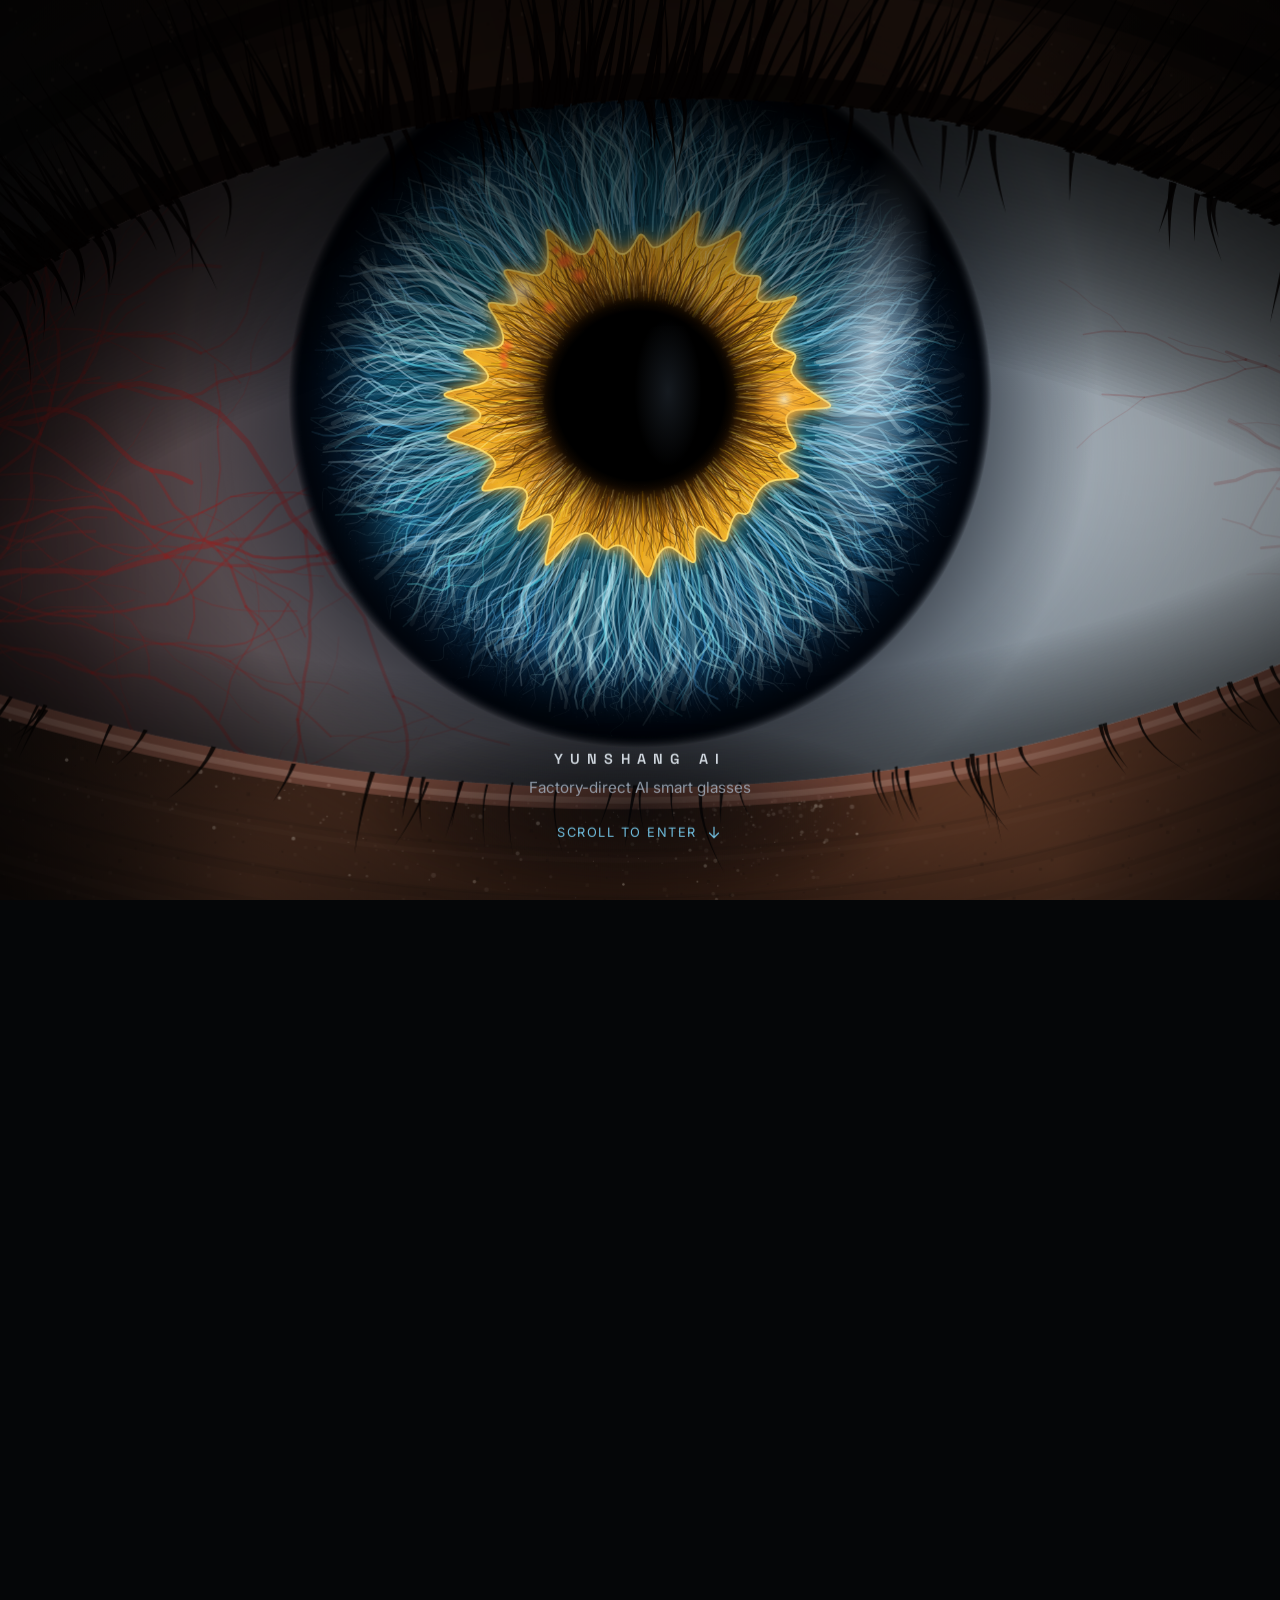
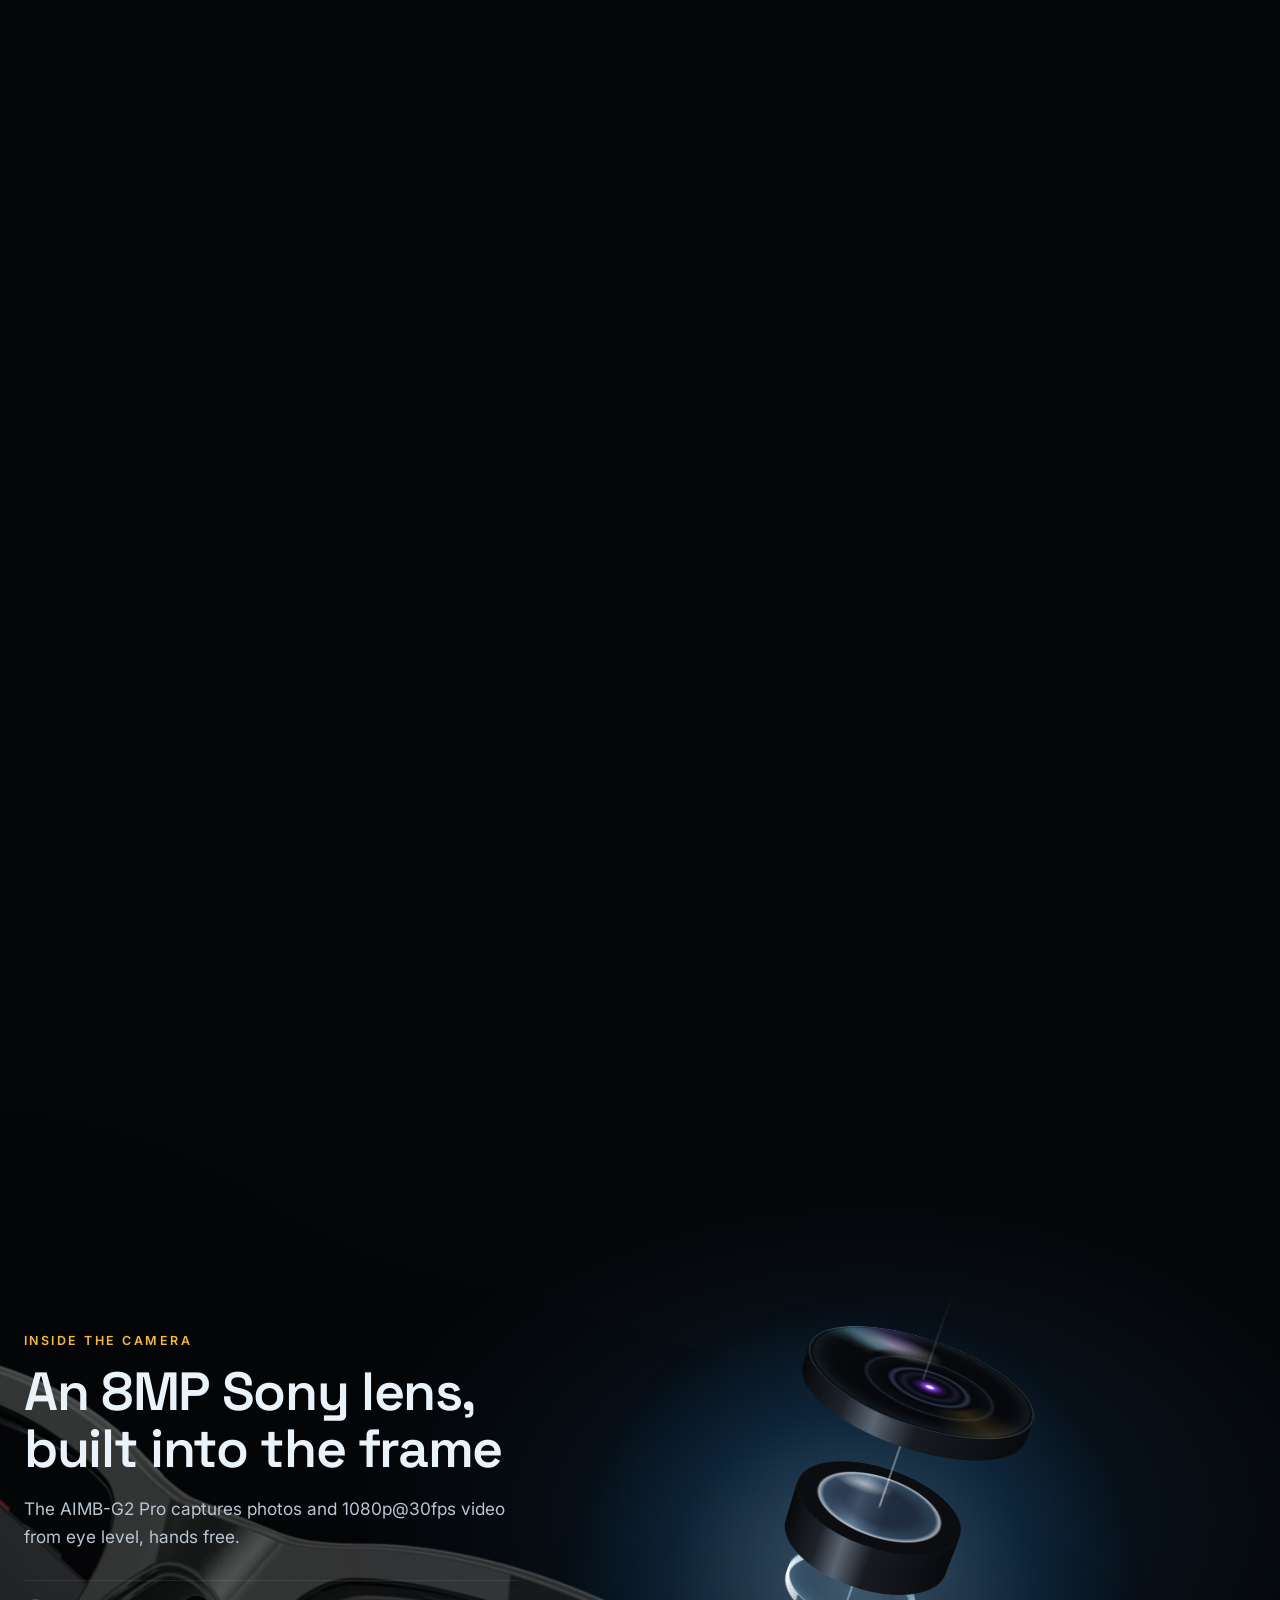
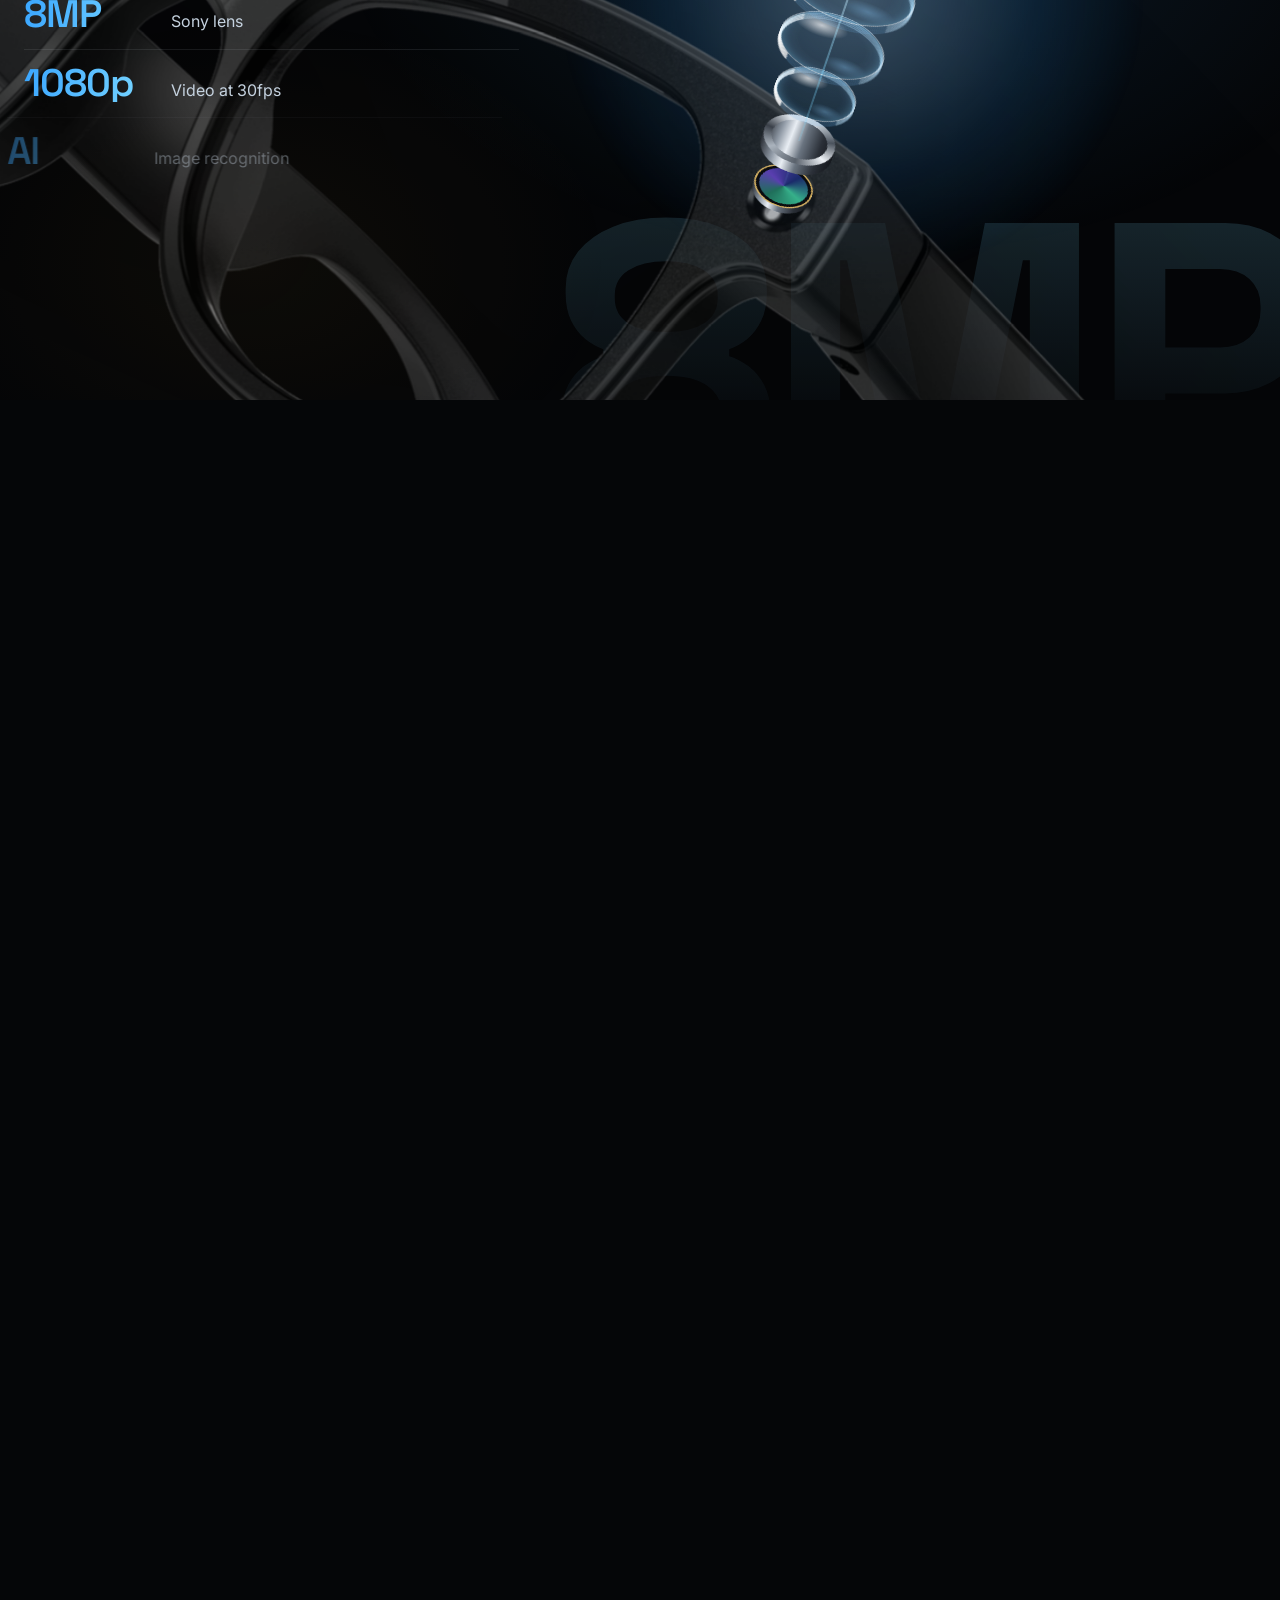
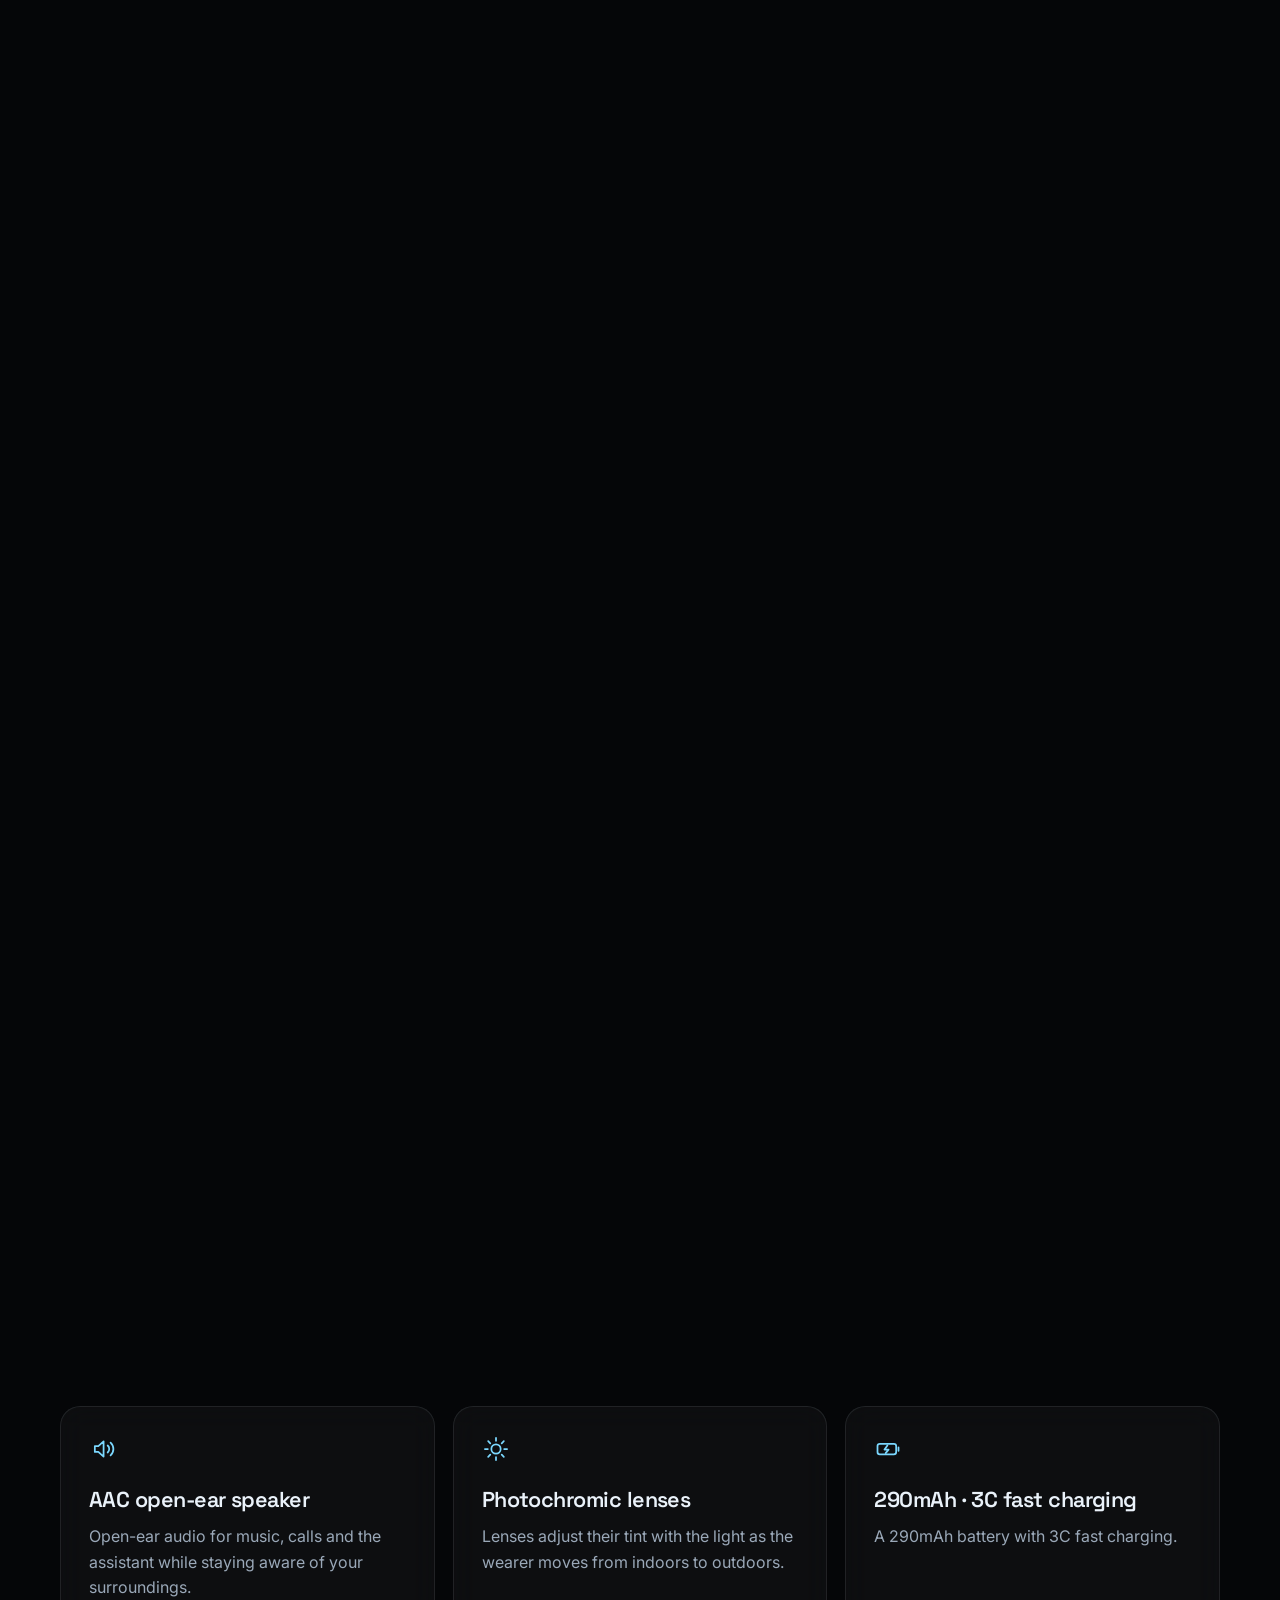
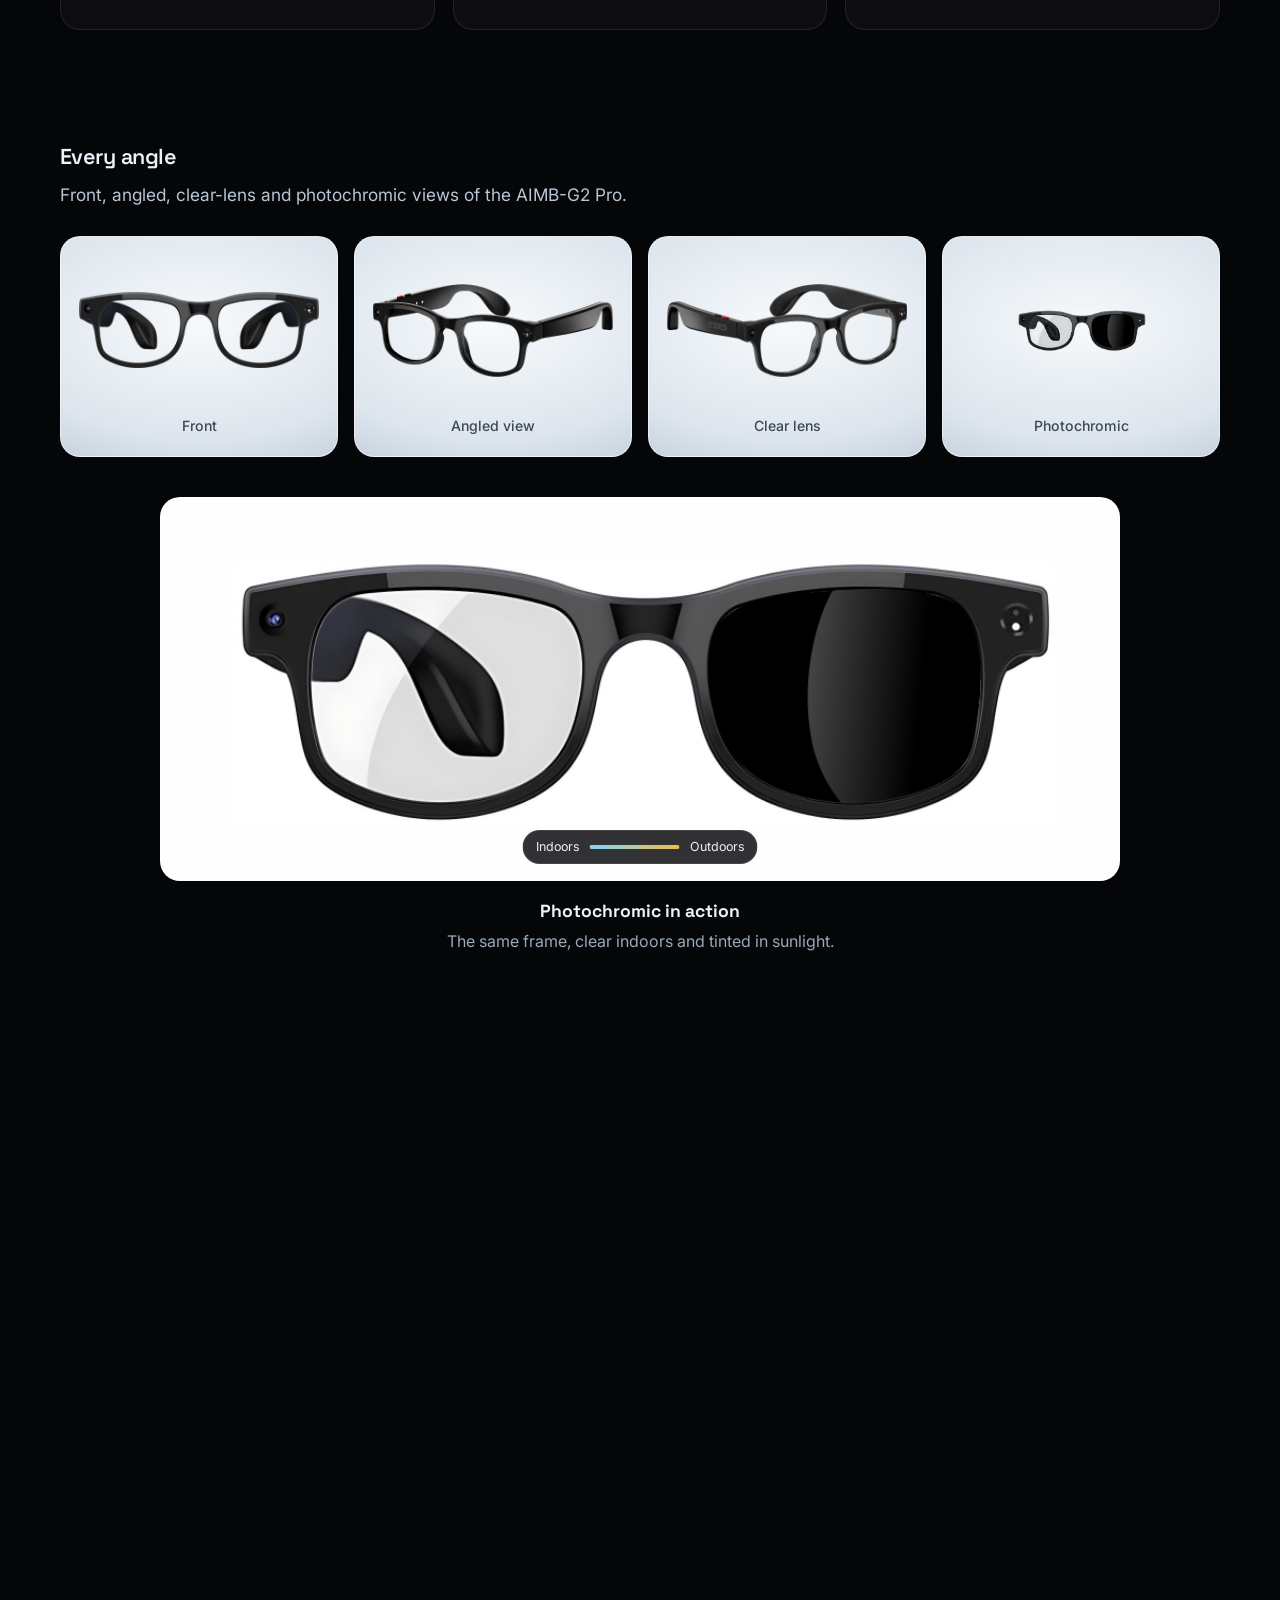
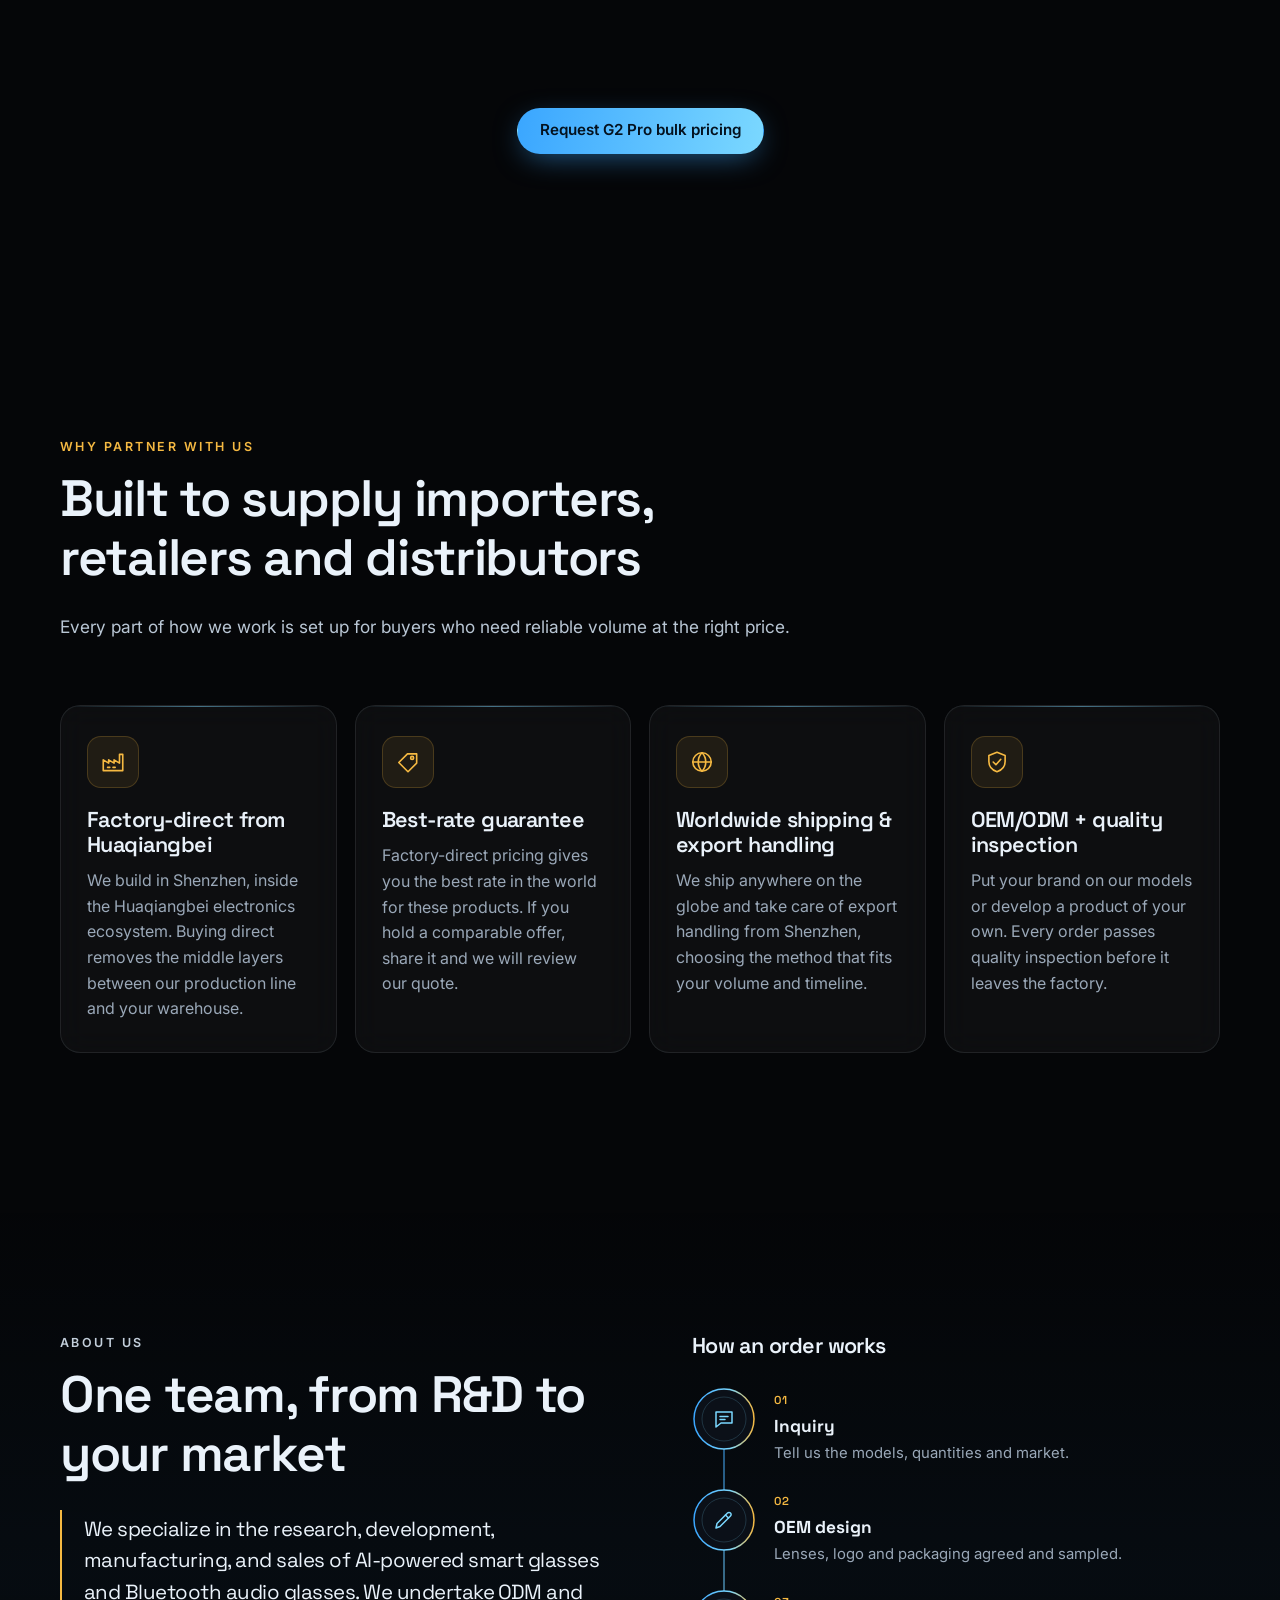
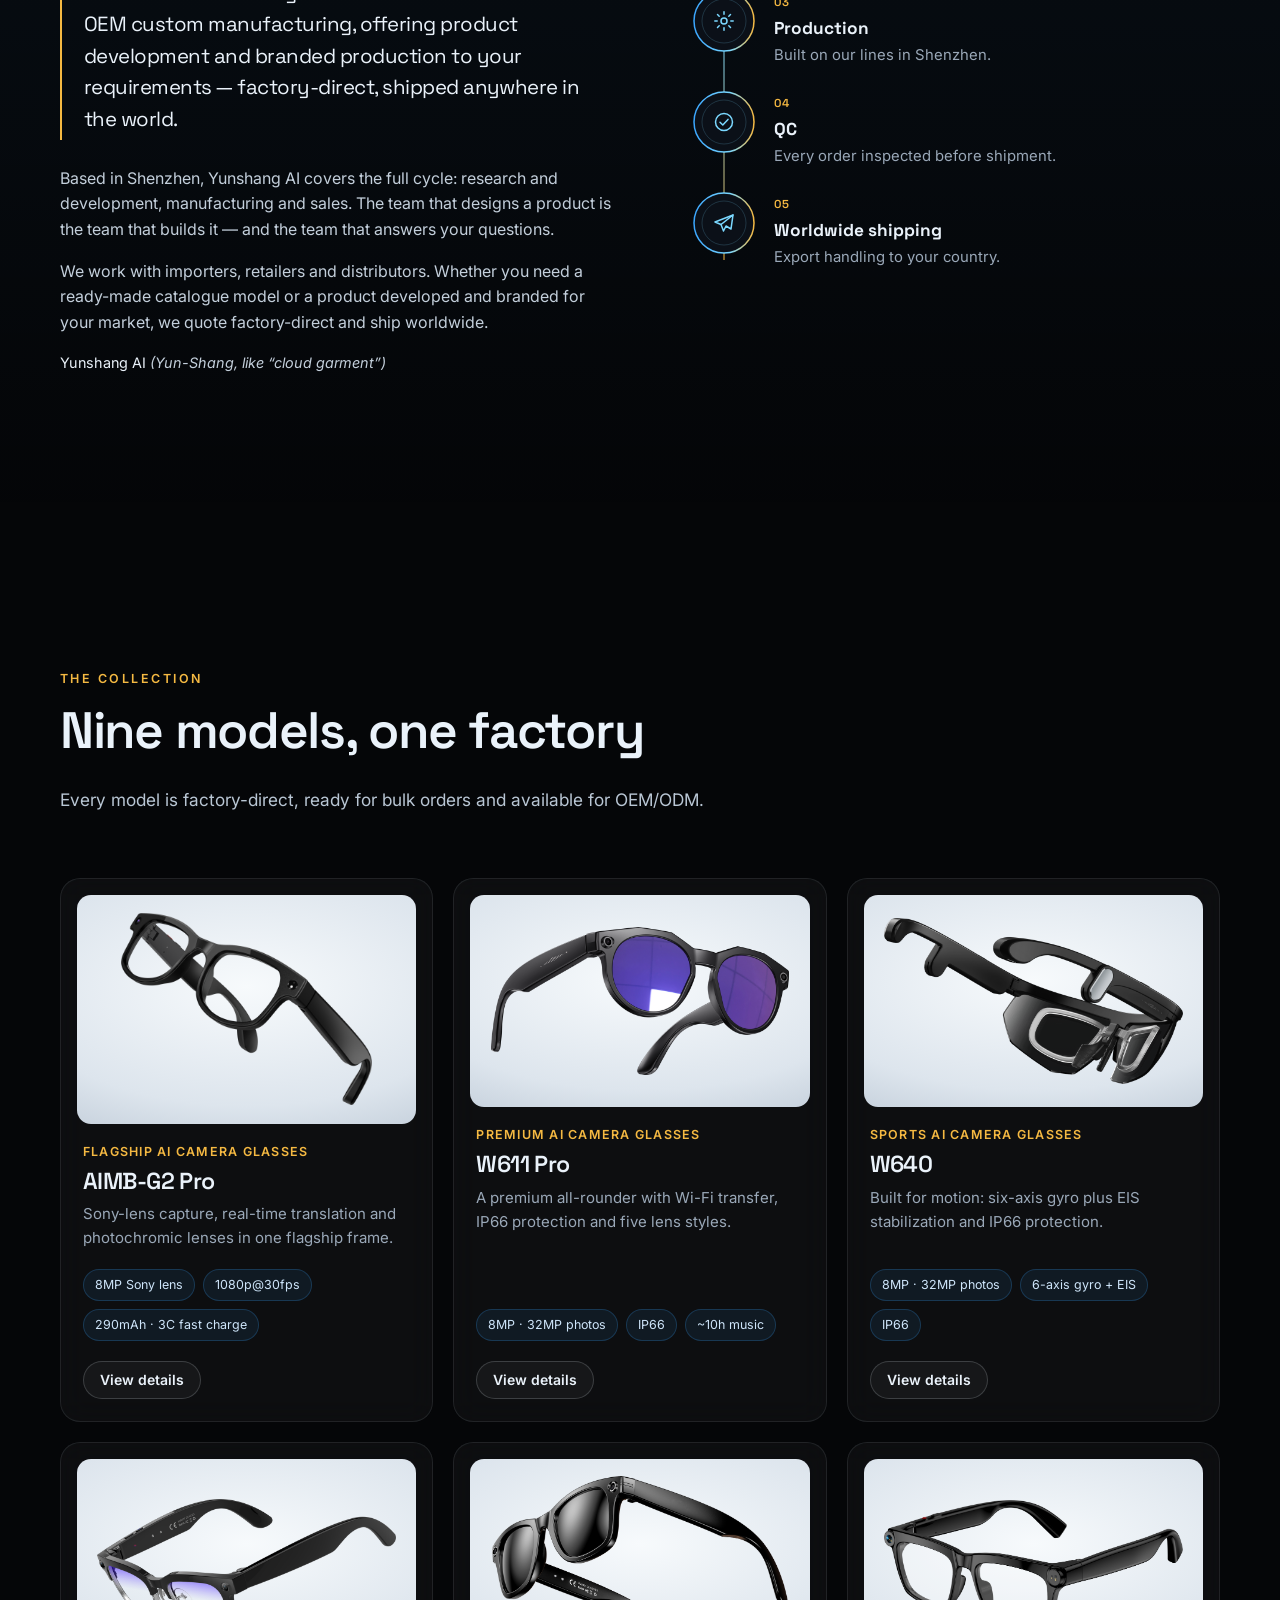
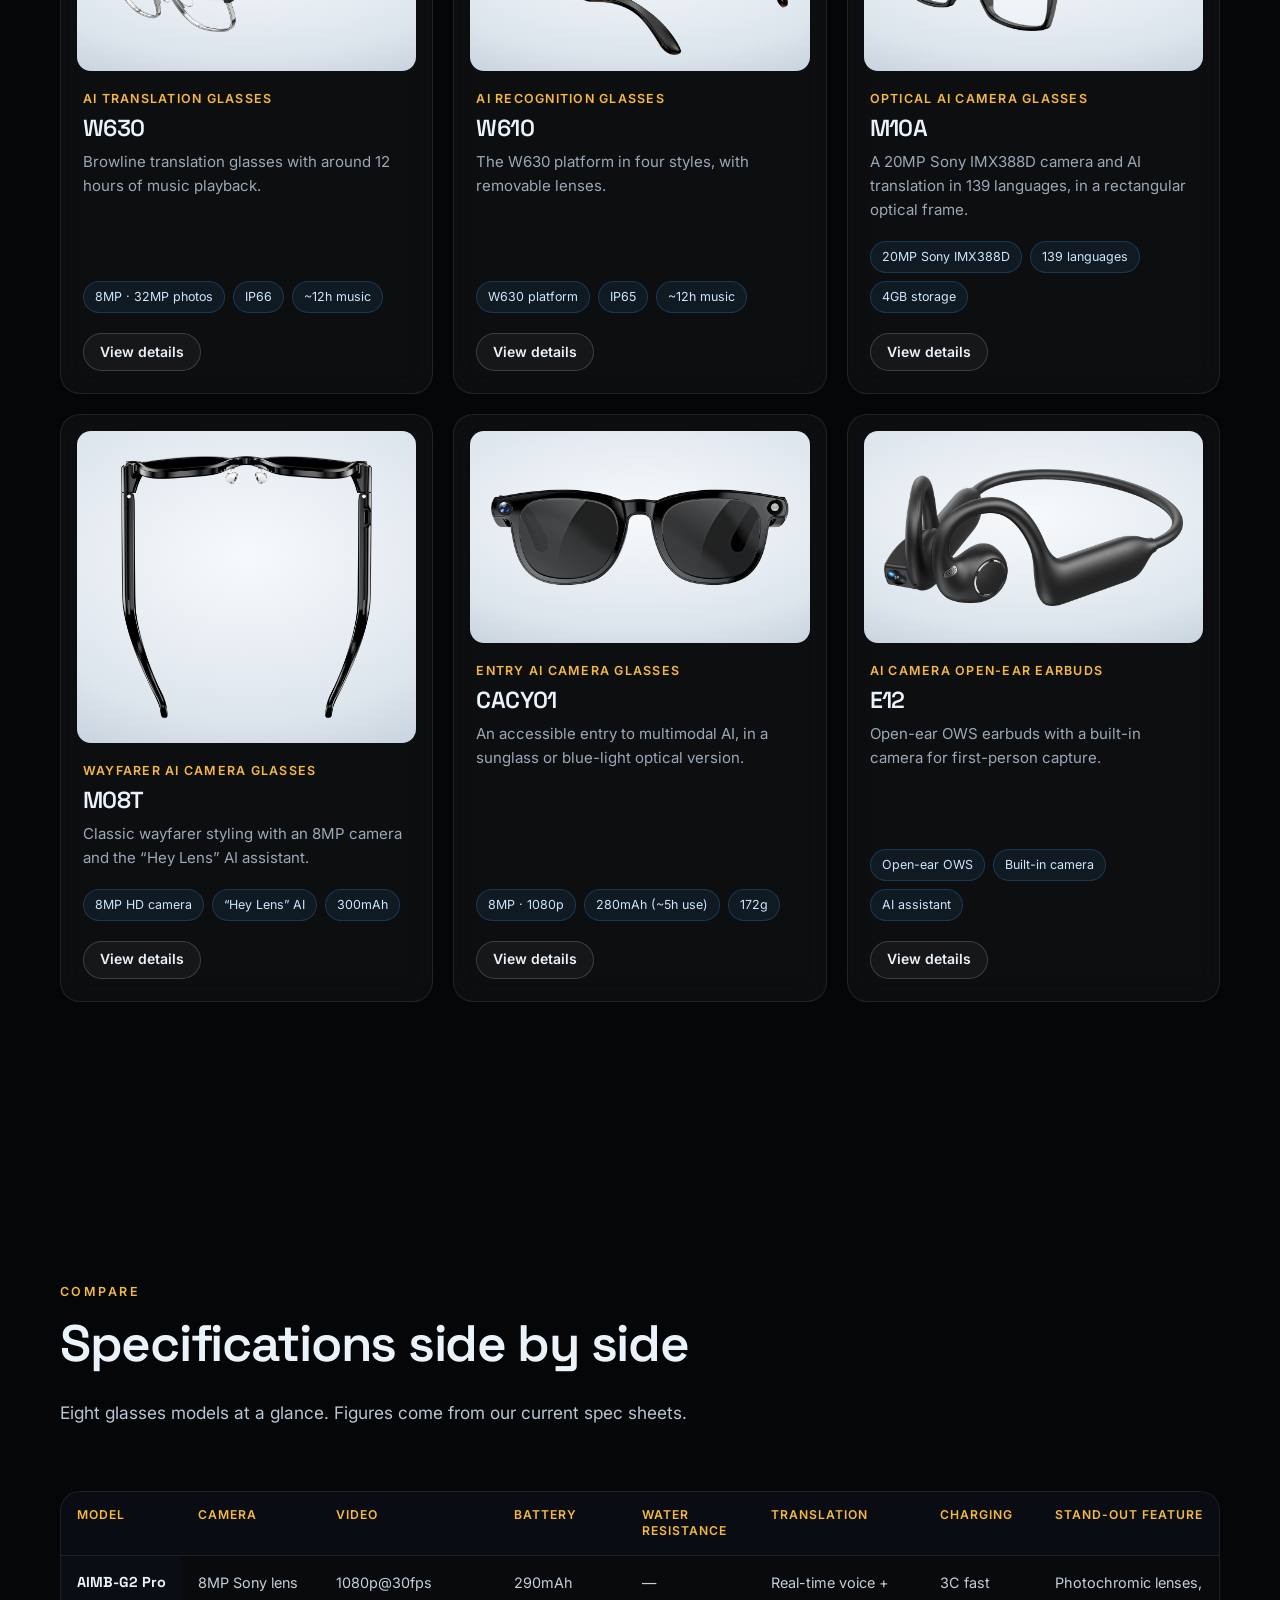
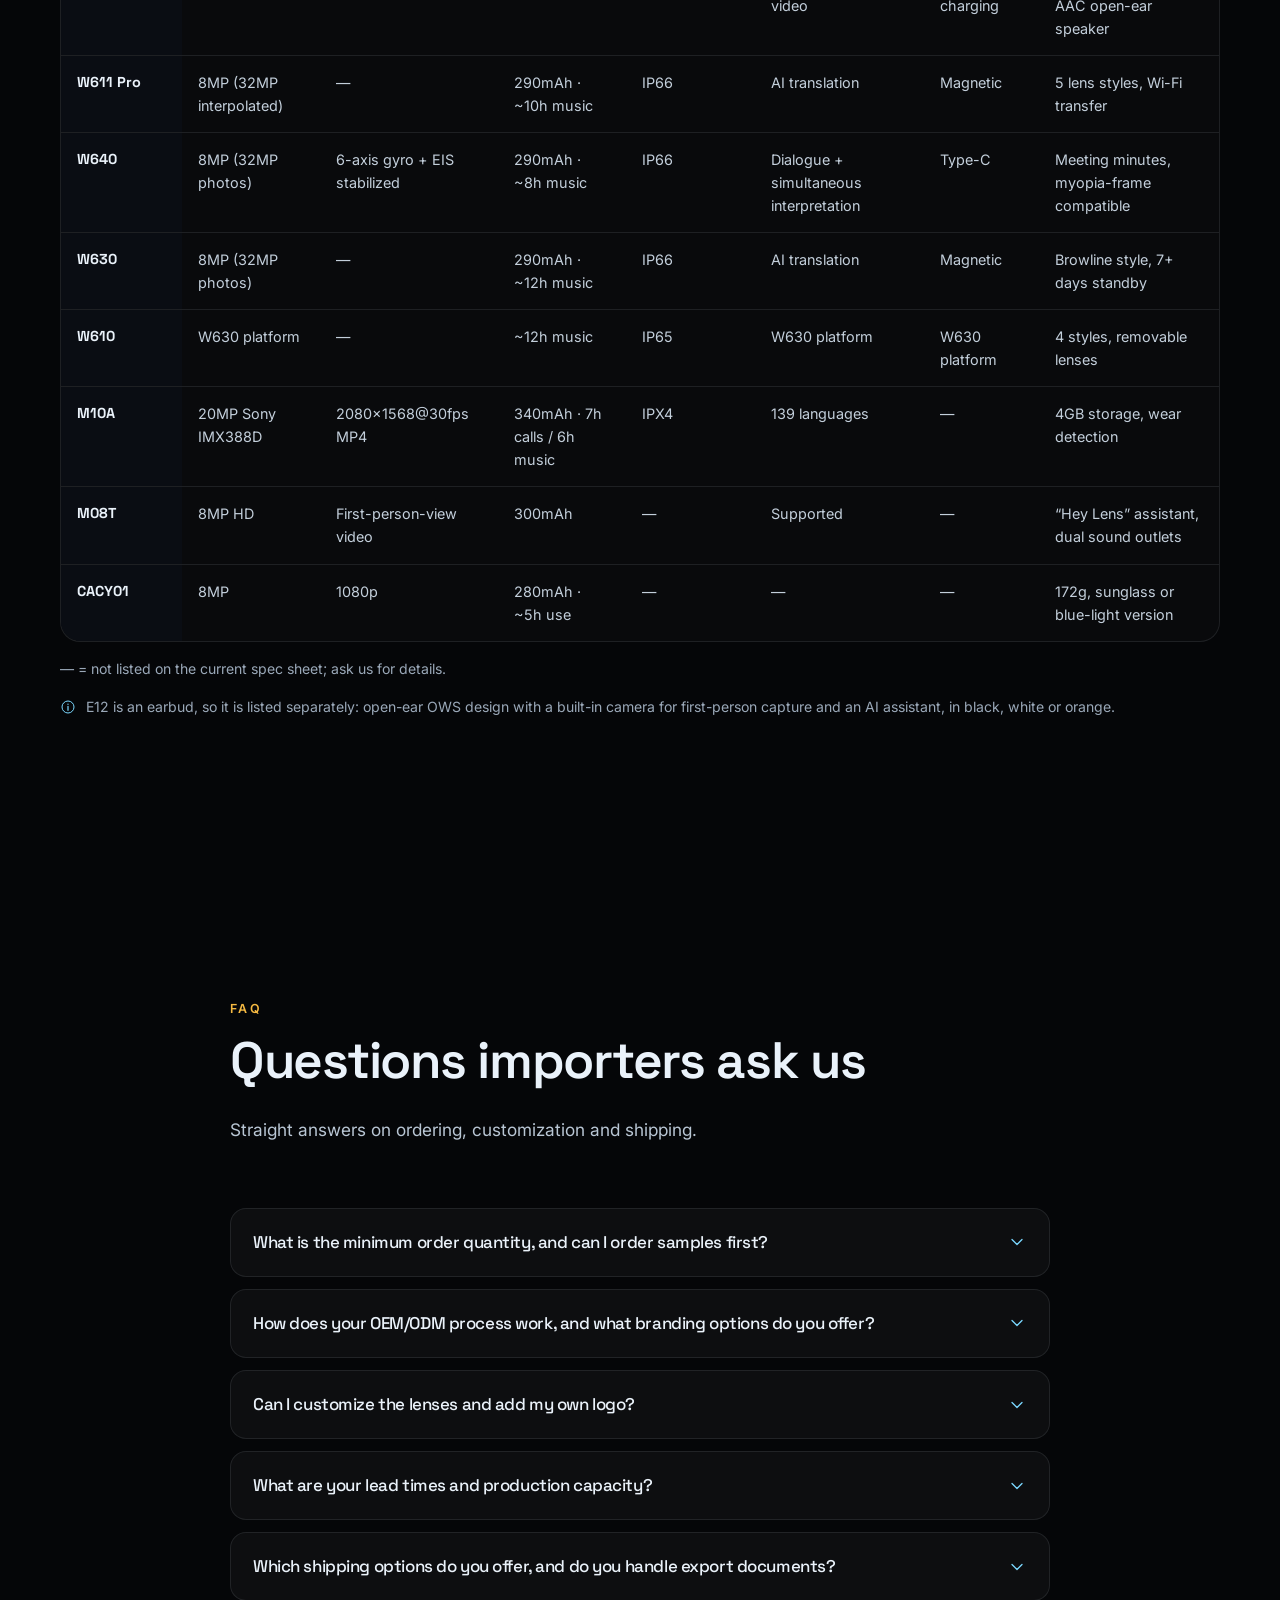
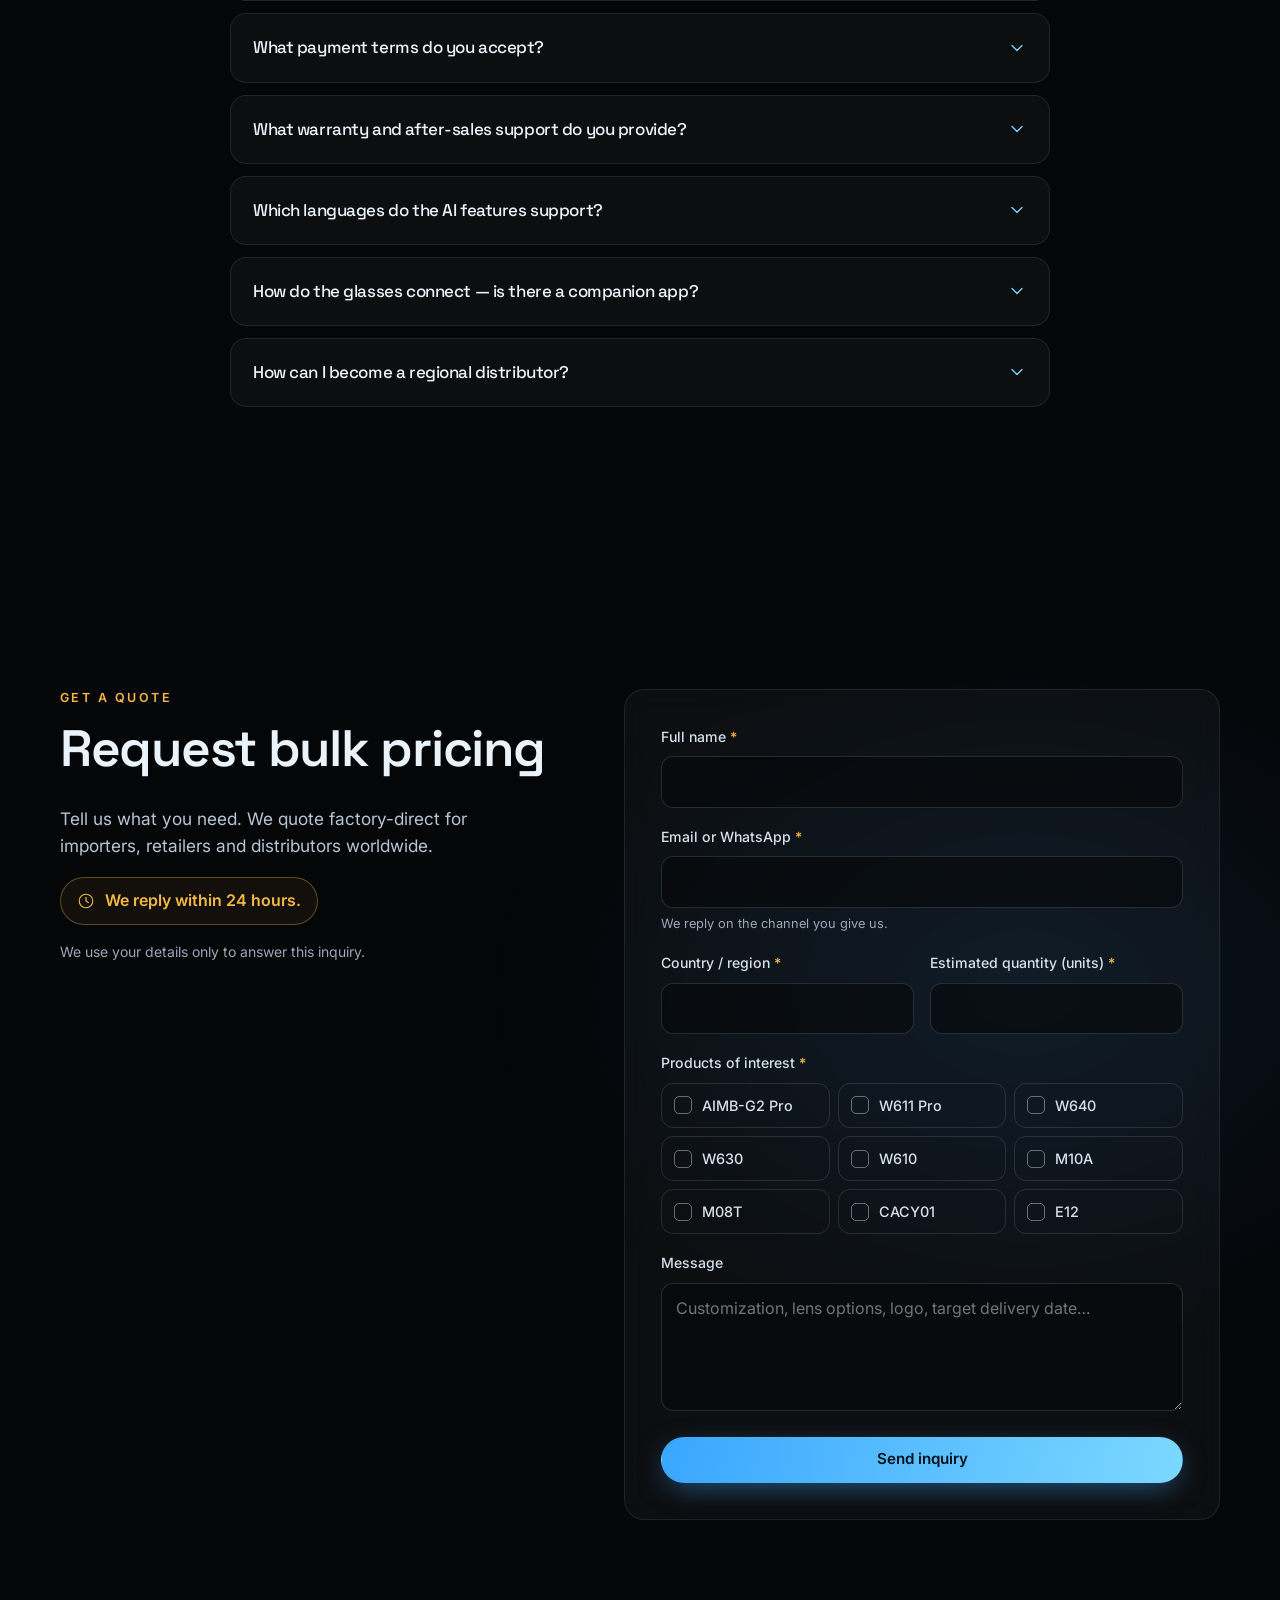
<file: index.html>
<!DOCTYPE html>
<html lang="en" dir="ltr">
<head>
<meta charset="utf-8">
<meta name="viewport" content="width=device-width, initial-scale=1, viewport-fit=cover">
<title data-i18n="meta.title">YUNSHANG AI — AI Smart Glasses Manufacturer | OEM/ODM Factory, Shenzhen</title>
<meta name="description" content="Factory-direct AI smart glasses manufacturer in Shenzhen. Wholesale AI camera glasses and Bluetooth audio glasses, OEM/ODM custom production and worldwide shipping. Request bulk pricing." data-i18n-attr="content:meta.desc">
<meta name="keywords" content="AI smart glasses manufacturer, OEM AI glasses factory, wholesale camera glasses, ODM smart glasses, Bluetooth audio glasses supplier, AI translation glasses wholesale, Shenzhen smart glasses factory">
<meta name="robots" content="index, follow, max-image-preview:large">
<meta name="theme-color" content="#050608">
<link rel="canonical" href="https://YOUR-DOMAIN.com/">
<link rel="alternate" hreflang="en" href="https://YOUR-DOMAIN.com/?lang=en">
<link rel="alternate" hreflang="zh" href="https://YOUR-DOMAIN.com/?lang=zh">
<link rel="alternate" hreflang="es" href="https://YOUR-DOMAIN.com/?lang=es">
<link rel="alternate" hreflang="hi" href="https://YOUR-DOMAIN.com/?lang=hi">
<link rel="alternate" hreflang="x-default" href="https://YOUR-DOMAIN.com/">
<meta property="og:type" content="website">
<meta property="og:site_name" content="YUNSHANG AI">
<meta property="og:title" content="YUNSHANG AI — Factory-Direct AI Smart Glasses, Shipped Worldwide" data-i18n-attr="content:meta.ogTitle">
<meta property="og:description" content="Nine AI camera and audio glasses models, OEM/ODM ready, from a Shenzhen manufacturer. Request bulk pricing." data-i18n-attr="content:meta.ogDesc">
<meta property="og:url" content="https://YOUR-DOMAIN.com/">
<meta property="og:image" content="https://YOUR-DOMAIN.com/assets/g2pro-hero.png">
<meta property="og:image:alt" content="AIMB-G2 Pro AI camera glasses floating in a dark studio with a blue rim light">
<meta property="og:locale" content="en_US">
<meta property="og:locale:alternate" content="zh_CN">
<meta property="og:locale:alternate" content="es_ES">
<meta property="og:locale:alternate" content="hi_IN">
<meta name="twitter:card" content="summary_large_image">
<meta name="twitter:title" content="YUNSHANG AI — Factory-Direct AI Smart Glasses, Shipped Worldwide" data-i18n-attr="content:meta.ogTitle">
<meta name="twitter:description" content="Nine AI camera and audio glasses models, OEM/ODM ready, from a Shenzhen manufacturer. Request bulk pricing." data-i18n-attr="content:meta.ogDesc">
<meta name="twitter:image" content="https://YOUR-DOMAIN.com/assets/g2pro-hero.png">
<link rel="icon" href="assets/logo.svg" type="image/svg+xml">
<link rel="preconnect" href="https://fonts.googleapis.com">
<link rel="preconnect" href="https://fonts.gstatic.com" crossorigin>
<link rel="preload" as="style" href="https://fonts.googleapis.com/css2?family=Space+Grotesk:wght@400;500;600;700&family=Inter:wght@400;500;600&family=Noto+Sans+SC:wght@400;500;700&family=Noto+Sans+Devanagari:wght@400;500;700&display=swap">
<link rel="stylesheet" href="https://fonts.googleapis.com/css2?family=Space+Grotesk:wght@400;500;600;700&family=Inter:wght@400;500;600&family=Noto+Sans+SC:wght@400;500;700&family=Noto+Sans+Devanagari:wght@400;500;700&display=swap">
<link rel="preload" as="image" href="assets/g2pro-hero.png" fetchpriority="high">
<link rel="stylesheet" href="style.css">
<noscript>
  <style>
    .reveal { opacity: 1 !important; transform: none !important; }
    .site-nav { transform: none !important; opacity: 1 !important; }
    .stage-copy, .stage-product { opacity: 1 !important; transform: none !important; }
  </style>
</noscript>
<script type="application/ld+json">
{
 "@context": "https://schema.org",
 "@graph": [
  {
   "@type": "Organization",
   "@id": "https://YOUR-DOMAIN.com/#org",
   "name": "YUNSHANG AI",
   "alternateName": "Yunshang AI",
   "url": "https://YOUR-DOMAIN.com/",
   "logo": "https://YOUR-DOMAIN.com/assets/logo.svg",
   "description": "We specialize in the research, development, manufacturing, and sales of AI-powered smart glasses and Bluetooth audio glasses. We undertake ODM and OEM custom manufacturing, offering product development and branded production to your requirements — factory-direct, shipped anywhere in the world.",
   "email": "Szyskj22@163.com",
   "address": {
    "@type": "PostalAddress",
    "addressLocality": "Shenzhen",
    "addressRegion": "Guangdong",
    "addressCountry": "CN"
   },
   "areaServed": "Worldwide",
   "contactPoint": [
    {
     "@type": "ContactPoint",
     "contactType": "sales",
     "email": "Szyskj22@163.com",
     "telephone": "${WHATSAPP_NUMBER}",
     "areaServed": "Worldwide",
     "availableLanguage": [
      "English",
      "Chinese",
      "Spanish",
      "Hindi"
     ]
    }
   ],
   "knowsAbout": [
    "AI smart glasses",
    "Bluetooth audio glasses",
    "OEM manufacturing",
    "ODM manufacturing"
   ]
  },
  {
   "@type": "WebSite",
   "@id": "https://YOUR-DOMAIN.com/#website",
   "url": "https://YOUR-DOMAIN.com/",
   "name": "YUNSHANG AI",
   "description": "Factory-direct AI smart glasses manufacturer in Shenzhen. Wholesale AI camera glasses and Bluetooth audio glasses, OEM/ODM custom production and worldwide shipping. Request bulk pricing.",
   "inLanguage": [
    "en",
    "zh",
    "es",
    "hi"
   ],
   "publisher": {
    "@id": "https://YOUR-DOMAIN.com/#org"
   }
  },
  {
   "@type": "Product",
   "@id": "https://YOUR-DOMAIN.com/#product-g2pro",
   "url": "https://YOUR-DOMAIN.com/#product-g2pro",
   "name": "AIMB-G2 Pro",
   "model": "AIMB-G2 Pro",
   "category": "Flagship AI Camera Glasses",
   "description": "AIMB-G2 Pro — Flagship AI Camera Glasses. Sony-lens capture, real-time translation and photochromic lenses in one flagship frame.",
   "image": "https://YOUR-DOMAIN.com/assets/g2pro-hero.png",
   "brand": {
    "@type": "Brand",
    "name": "YUNSHANG AI"
   },
   "manufacturer": {
    "@id": "https://YOUR-DOMAIN.com/#org"
   },
   "additionalProperty": [
    {
     "@type": "PropertyValue",
     "name": "Camera",
     "value": "8MP Sony lens"
    },
    {
     "@type": "PropertyValue",
     "name": "Video",
     "value": "1080p@30fps"
    },
    {
     "@type": "PropertyValue",
     "name": "Battery",
     "value": "290mAh"
    },
    {
     "@type": "PropertyValue",
     "name": "Translation",
     "value": "Real-time voice + video"
    },
    {
     "@type": "PropertyValue",
     "name": "Charging",
     "value": "3C fast charging"
    },
    {
     "@type": "PropertyValue",
     "name": "Stand-out feature",
     "value": "Photochromic lenses, AAC open-ear speaker"
    },
    {
     "@type": "PropertyValue",
     "name": "Specification",
     "value": "8MP Sony lens"
    },
    {
     "@type": "PropertyValue",
     "name": "Specification",
     "value": "1080p@30fps video"
    },
    {
     "@type": "PropertyValue",
     "name": "Specification",
     "value": "Real-time voice and video translation"
    },
    {
     "@type": "PropertyValue",
     "name": "Specification",
     "value": "AI voice wake-up and image recognition"
    },
    {
     "@type": "PropertyValue",
     "name": "Specification",
     "value": "AAC open-ear speaker"
    },
    {
     "@type": "PropertyValue",
     "name": "Specification",
     "value": "Photochromic lenses"
    },
    {
     "@type": "PropertyValue",
     "name": "Specification",
     "value": "290mAh battery with 3C fast charging"
    }
   ]
  },
  {
   "@type": "Product",
   "@id": "https://YOUR-DOMAIN.com/#product-w611pro",
   "url": "https://YOUR-DOMAIN.com/#product-w611pro",
   "name": "W611 Pro",
   "model": "W611 Pro",
   "category": "Premium AI Camera Glasses",
   "description": "W611 Pro — Premium AI Camera Glasses. A premium all-rounder with Wi-Fi transfer, IP66 protection and five lens styles.",
   "image": "https://YOUR-DOMAIN.com/assets/w611pro.png",
   "brand": {
    "@type": "Brand",
    "name": "YUNSHANG AI"
   },
   "manufacturer": {
    "@id": "https://YOUR-DOMAIN.com/#org"
   },
   "additionalProperty": [
    {
     "@type": "PropertyValue",
     "name": "Camera",
     "value": "8MP (32MP interpolated)"
    },
    {
     "@type": "PropertyValue",
     "name": "Battery",
     "value": "290mAh · ~10h music"
    },
    {
     "@type": "PropertyValue",
     "name": "Water resistance",
     "value": "IP66"
    },
    {
     "@type": "PropertyValue",
     "name": "Translation",
     "value": "AI translation"
    },
    {
     "@type": "PropertyValue",
     "name": "Charging",
     "value": "Magnetic"
    },
    {
     "@type": "PropertyValue",
     "name": "Stand-out feature",
     "value": "5 lens styles, Wi-Fi transfer"
    },
    {
     "@type": "PropertyValue",
     "name": "Specification",
     "value": "8MP camera (32MP interpolated photos)"
    },
    {
     "@type": "PropertyValue",
     "name": "Specification",
     "value": "Wi-Fi transfer"
    },
    {
     "@type": "PropertyValue",
     "name": "Specification",
     "value": "Slide-touch volume and tap control"
    },
    {
     "@type": "PropertyValue",
     "name": "Specification",
     "value": "ENC dual-mic noise reduction"
    },
    {
     "@type": "PropertyValue",
     "name": "Specification",
     "value": "AI voice wake-up, photo recognition, Q&A and translation"
    },
    {
     "@type": "PropertyValue",
     "name": "Specification",
     "value": "IP66"
    },
    {
     "@type": "PropertyValue",
     "name": "Specification",
     "value": "290mAh battery with magnetic charging"
    },
    {
     "@type": "PropertyValue",
     "name": "Specification",
     "value": "About 10 hours of music · 7+ days standby"
    },
    {
     "@type": "PropertyValue",
     "name": "Specification",
     "value": "5 lens styles: blue-light, sunglasses, photochromic; purple coating"
    }
   ]
  },
  {
   "@type": "Product",
   "@id": "https://YOUR-DOMAIN.com/#product-w640",
   "url": "https://YOUR-DOMAIN.com/#product-w640",
   "name": "W640",
   "model": "W640",
   "category": "Sports AI Camera Glasses",
   "description": "W640 — Sports AI Camera Glasses. Built for motion: six-axis gyro plus EIS stabilization and IP66 protection.",
   "image": "https://YOUR-DOMAIN.com/assets/w640.png",
   "brand": {
    "@type": "Brand",
    "name": "YUNSHANG AI"
   },
   "manufacturer": {
    "@id": "https://YOUR-DOMAIN.com/#org"
   },
   "additionalProperty": [
    {
     "@type": "PropertyValue",
     "name": "Camera",
     "value": "8MP (32MP photos)"
    },
    {
     "@type": "PropertyValue",
     "name": "Video",
     "value": "6-axis gyro + EIS stabilized"
    },
    {
     "@type": "PropertyValue",
     "name": "Battery",
     "value": "290mAh · ~8h music"
    },
    {
     "@type": "PropertyValue",
     "name": "Water resistance",
     "value": "IP66"
    },
    {
     "@type": "PropertyValue",
     "name": "Translation",
     "value": "Dialogue + simultaneous interpretation"
    },
    {
     "@type": "PropertyValue",
     "name": "Charging",
     "value": "Type-C"
    },
    {
     "@type": "PropertyValue",
     "name": "Stand-out feature",
     "value": "Meeting minutes, myopia-frame compatible"
    },
    {
     "@type": "PropertyValue",
     "name": "Specification",
     "value": "8MP camera (32MP photos)"
    },
    {
     "@type": "PropertyValue",
     "name": "Specification",
     "value": "3D six-axis gyro + EIS dual stabilization"
    },
    {
     "@type": "PropertyValue",
     "name": "Specification",
     "value": "“Hey Cyan” voice wake-up"
    },
    {
     "@type": "PropertyValue",
     "name": "Specification",
     "value": "Dialogue translation, simultaneous interpretation and meeting minutes"
    },
    {
     "@type": "PropertyValue",
     "name": "Specification",
     "value": "IP66"
    },
    {
     "@type": "PropertyValue",
     "name": "Specification",
     "value": "290mAh battery with Type-C charging"
    },
    {
     "@type": "PropertyValue",
     "name": "Specification",
     "value": "About 8 hours of music"
    },
    {
     "@type": "PropertyValue",
     "name": "Specification",
     "value": "Compatible with myopia (prescription) frames"
    },
    {
     "@type": "PropertyValue",
     "name": "Specification",
     "value": "Polarized or iridescent lenses · black or white"
    }
   ]
  },
  {
   "@type": "Product",
   "@id": "https://YOUR-DOMAIN.com/#product-w630",
   "url": "https://YOUR-DOMAIN.com/#product-w630",
   "name": "W630",
   "model": "W630",
   "category": "AI Translation Glasses",
   "description": "W630 — AI Translation Glasses. Browline translation glasses with around 12 hours of music playback.",
   "image": "https://YOUR-DOMAIN.com/assets/w630.png",
   "brand": {
    "@type": "Brand",
    "name": "YUNSHANG AI"
   },
   "manufacturer": {
    "@id": "https://YOUR-DOMAIN.com/#org"
   },
   "additionalProperty": [
    {
     "@type": "PropertyValue",
     "name": "Camera",
     "value": "8MP (32MP photos)"
    },
    {
     "@type": "PropertyValue",
     "name": "Battery",
     "value": "290mAh · ~12h music"
    },
    {
     "@type": "PropertyValue",
     "name": "Water resistance",
     "value": "IP66"
    },
    {
     "@type": "PropertyValue",
     "name": "Translation",
     "value": "AI translation"
    },
    {
     "@type": "PropertyValue",
     "name": "Charging",
     "value": "Magnetic"
    },
    {
     "@type": "PropertyValue",
     "name": "Stand-out feature",
     "value": "Browline style, 7+ days standby"
    },
    {
     "@type": "PropertyValue",
     "name": "Specification",
     "value": "8MP camera (32MP photos)"
    },
    {
     "@type": "PropertyValue",
     "name": "Specification",
     "value": "Wi-Fi transfer"
    },
    {
     "@type": "PropertyValue",
     "name": "Specification",
     "value": "Slide-touch control"
    },
    {
     "@type": "PropertyValue",
     "name": "Specification",
     "value": "ENC dual-mic noise reduction"
    },
    {
     "@type": "PropertyValue",
     "name": "Specification",
     "value": "Voice wake-up"
    },
    {
     "@type": "PropertyValue",
     "name": "Specification",
     "value": "AI object recognition"
    },
    {
     "@type": "PropertyValue",
     "name": "Specification",
     "value": "IP66"
    },
    {
     "@type": "PropertyValue",
     "name": "Specification",
     "value": "290mAh battery with magnetic charging"
    },
    {
     "@type": "PropertyValue",
     "name": "Specification",
     "value": "About 12 hours of music · 7+ days standby"
    },
    {
     "@type": "PropertyValue",
     "name": "Specification",
     "value": "Browline style · blue-light, sunglasses or photochromic lenses"
    }
   ]
  },
  {
   "@type": "Product",
   "@id": "https://YOUR-DOMAIN.com/#product-w610",
   "url": "https://YOUR-DOMAIN.com/#product-w610",
   "name": "W610",
   "model": "W610",
   "category": "AI Recognition Glasses",
   "description": "W610 — AI Recognition Glasses. The W630 platform in four styles, with removable lenses.",
   "image": "https://YOUR-DOMAIN.com/assets/w610.png",
   "brand": {
    "@type": "Brand",
    "name": "YUNSHANG AI"
   },
   "manufacturer": {
    "@id": "https://YOUR-DOMAIN.com/#org"
   },
   "additionalProperty": [
    {
     "@type": "PropertyValue",
     "name": "Camera",
     "value": "W630 platform"
    },
    {
     "@type": "PropertyValue",
     "name": "Battery",
     "value": "~12h music"
    },
    {
     "@type": "PropertyValue",
     "name": "Water resistance",
     "value": "IP65"
    },
    {
     "@type": "PropertyValue",
     "name": "Translation",
     "value": "W630 platform"
    },
    {
     "@type": "PropertyValue",
     "name": "Charging",
     "value": "W630 platform"
    },
    {
     "@type": "PropertyValue",
     "name": "Stand-out feature",
     "value": "4 styles, removable lenses"
    },
    {
     "@type": "PropertyValue",
     "name": "Specification",
     "value": "Same platform as the W630"
    },
    {
     "@type": "PropertyValue",
     "name": "Specification",
     "value": "IP65"
    },
    {
     "@type": "PropertyValue",
     "name": "Specification",
     "value": "About 12 hours of music"
    },
    {
     "@type": "PropertyValue",
     "name": "Specification",
     "value": "Black body with blue-light, sunglasses or photochromic lenses"
    },
    {
     "@type": "PropertyValue",
     "name": "Specification",
     "value": "White body with red-coated lens"
    },
    {
     "@type": "PropertyValue",
     "name": "Specification",
     "value": "4 styles · removable lenses"
    }
   ]
  },
  {
   "@type": "Product",
   "@id": "https://YOUR-DOMAIN.com/#product-m10a",
   "url": "https://YOUR-DOMAIN.com/#product-m10a",
   "name": "M10A",
   "model": "M10A",
   "category": "Optical AI Camera Glasses",
   "description": "M10A — Optical AI Camera Glasses. A 20MP Sony IMX388D camera and AI translation in 139 languages, in a rectangular optical frame.",
   "image": "https://YOUR-DOMAIN.com/assets/m10a.png",
   "brand": {
    "@type": "Brand",
    "name": "YUNSHANG AI"
   },
   "manufacturer": {
    "@id": "https://YOUR-DOMAIN.com/#org"
   },
   "additionalProperty": [
    {
     "@type": "PropertyValue",
     "name": "Camera",
     "value": "20MP Sony IMX388D"
    },
    {
     "@type": "PropertyValue",
     "name": "Video",
     "value": "2080×1568@30fps MP4"
    },
    {
     "@type": "PropertyValue",
     "name": "Battery",
     "value": "340mAh · 7h calls / 6h music"
    },
    {
     "@type": "PropertyValue",
     "name": "Water resistance",
     "value": "IPX4"
    },
    {
     "@type": "PropertyValue",
     "name": "Translation",
     "value": "139 languages"
    },
    {
     "@type": "PropertyValue",
     "name": "Stand-out feature",
     "value": "4GB storage, wear detection"
    },
    {
     "@type": "PropertyValue",
     "name": "Specification",
     "value": "Sony IMX388D 20MP camera"
    },
    {
     "@type": "PropertyValue",
     "name": "Specification",
     "value": "2080×1568@30fps MP4 video"
    },
    {
     "@type": "PropertyValue",
     "name": "Specification",
     "value": "4GB storage"
    },
    {
     "@type": "PropertyValue",
     "name": "Specification",
     "value": "“Hey Cyan” wake word"
    },
    {
     "@type": "PropertyValue",
     "name": "Specification",
     "value": "AI translation in 139 languages"
    },
    {
     "@type": "PropertyValue",
     "name": "Specification",
     "value": "ChatGPT-class AI assistant"
    },
    {
     "@type": "PropertyValue",
     "name": "Specification",
     "value": "Wear detection"
    },
    {
     "@type": "PropertyValue",
     "name": "Specification",
     "value": "Gyro anti-shake"
    },
    {
     "@type": "PropertyValue",
     "name": "Specification",
     "value": "Wi-Fi transfer"
    },
    {
     "@type": "PropertyValue",
     "name": "Specification",
     "value": "340mAh battery (7h calls / 6h music)"
    },
    {
     "@type": "PropertyValue",
     "name": "Specification",
     "value": "IPX4"
    },
    {
     "@type": "PropertyValue",
     "name": "Specification",
     "value": "Rectangular optical frame"
    }
   ]
  },
  {
   "@type": "Product",
   "@id": "https://YOUR-DOMAIN.com/#product-m08t",
   "url": "https://YOUR-DOMAIN.com/#product-m08t",
   "name": "M08T",
   "model": "M08T",
   "category": "Wayfarer AI Camera Glasses",
   "description": "M08T — Wayfarer AI Camera Glasses. Classic wayfarer styling with an 8MP camera and the “Hey Lens” AI assistant.",
   "image": "https://YOUR-DOMAIN.com/assets/m08t.png",
   "brand": {
    "@type": "Brand",
    "name": "YUNSHANG AI"
   },
   "manufacturer": {
    "@id": "https://YOUR-DOMAIN.com/#org"
   },
   "additionalProperty": [
    {
     "@type": "PropertyValue",
     "name": "Camera",
     "value": "8MP HD"
    },
    {
     "@type": "PropertyValue",
     "name": "Video",
     "value": "First-person-view video"
    },
    {
     "@type": "PropertyValue",
     "name": "Battery",
     "value": "300mAh"
    },
    {
     "@type": "PropertyValue",
     "name": "Translation",
     "value": "Supported"
    },
    {
     "@type": "PropertyValue",
     "name": "Stand-out feature",
     "value": "“Hey Lens” assistant, dual sound outlets"
    },
    {
     "@type": "PropertyValue",
     "name": "Specification",
     "value": "8MP HD camera"
    },
    {
     "@type": "PropertyValue",
     "name": "Specification",
     "value": "Photo and first-person-view video"
    },
    {
     "@type": "PropertyValue",
     "name": "Specification",
     "value": "“Hey Lens” AI assistant"
    },
    {
     "@type": "PropertyValue",
     "name": "Specification",
     "value": "Translation support"
    },
    {
     "@type": "PropertyValue",
     "name": "Specification",
     "value": "Touch and physical buttons"
    },
    {
     "@type": "PropertyValue",
     "name": "Specification",
     "value": "Dual sound outlets"
    },
    {
     "@type": "PropertyValue",
     "name": "Specification",
     "value": "300mAh battery"
    },
    {
     "@type": "PropertyValue",
     "name": "Specification",
     "value": "Wayfarer frame: sunglass, photochromic or clear lens"
    }
   ]
  },
  {
   "@type": "Product",
   "@id": "https://YOUR-DOMAIN.com/#product-cacy01",
   "url": "https://YOUR-DOMAIN.com/#product-cacy01",
   "name": "CACY01",
   "model": "CACY01",
   "category": "Entry AI Camera Glasses",
   "description": "CACY01 — Entry AI Camera Glasses. An accessible entry to multimodal AI, in a sunglass or blue-light optical version.",
   "image": "https://YOUR-DOMAIN.com/assets/cacy01.png",
   "brand": {
    "@type": "Brand",
    "name": "YUNSHANG AI"
   },
   "manufacturer": {
    "@id": "https://YOUR-DOMAIN.com/#org"
   },
   "additionalProperty": [
    {
     "@type": "PropertyValue",
     "name": "Camera",
     "value": "8MP"
    },
    {
     "@type": "PropertyValue",
     "name": "Video",
     "value": "1080p"
    },
    {
     "@type": "PropertyValue",
     "name": "Battery",
     "value": "280mAh · ~5h use"
    },
    {
     "@type": "PropertyValue",
     "name": "Stand-out feature",
     "value": "172g, sunglass or blue-light version"
    },
    {
     "@type": "PropertyValue",
     "name": "Specification",
     "value": "8MP camera"
    },
    {
     "@type": "PropertyValue",
     "name": "Specification",
     "value": "1080p video"
    },
    {
     "@type": "PropertyValue",
     "name": "Specification",
     "value": "Multimodal AI conversation"
    },
    {
     "@type": "PropertyValue",
     "name": "Specification",
     "value": "ENC calls"
    },
    {
     "@type": "PropertyValue",
     "name": "Specification",
     "value": "280mAh battery (about 5 hours of use)"
    },
    {
     "@type": "PropertyValue",
     "name": "Specification",
     "value": "172g"
    },
    {
     "@type": "PropertyValue",
     "name": "Specification",
     "value": "Variant A: sunglasses"
    },
    {
     "@type": "PropertyValue",
     "name": "Specification",
     "value": "Variant B: blue-light optical"
    }
   ]
  },
  {
   "@type": "Product",
   "@id": "https://YOUR-DOMAIN.com/#product-e12",
   "url": "https://YOUR-DOMAIN.com/#product-e12",
   "name": "E12",
   "model": "E12",
   "category": "AI Camera Open-Ear Earbuds",
   "description": "E12 — AI Camera Open-Ear Earbuds. Open-ear OWS earbuds with a built-in camera for first-person capture.",
   "image": "https://YOUR-DOMAIN.com/assets/e12.png",
   "brand": {
    "@type": "Brand",
    "name": "YUNSHANG AI"
   },
   "manufacturer": {
    "@id": "https://YOUR-DOMAIN.com/#org"
   },
   "additionalProperty": [
    {
     "@type": "PropertyValue",
     "name": "Specification",
     "value": "Open-ear OWS earbuds"
    },
    {
     "@type": "PropertyValue",
     "name": "Specification",
     "value": "Built-in camera for first-person capture"
    },
    {
     "@type": "PropertyValue",
     "name": "Specification",
     "value": "AI assistant"
    },
    {
     "@type": "PropertyValue",
     "name": "Specification",
     "value": "Colors: black, white, orange"
    }
   ]
  },
  {
   "@type": "FAQPage",
   "@id": "https://YOUR-DOMAIN.com/#faq",
   "mainEntity": [
    {
     "@type": "Question",
     "name": "What is the minimum order quantity, and can I order samples first?",
     "acceptedAnswer": {
      "@type": "Answer",
      "text": "MOQ depends on the model and on how much customization you need — a standard catalogue model and a fully branded OEM run are quoted differently. Tell us the models and quantities you have in mind and we will confirm the MOQ in writing. You can request samples through the quote form to check fit, finish and features before you commit to volume."
     }
    },
    {
     "@type": "Question",
     "name": "How does your OEM/ODM process work, and what branding options do you offer?",
     "acceptedAnswer": {
      "@type": "Answer",
      "text": "OEM puts your brand on one of our existing models; ODM adapts or develops a product to your requirements. Every project follows five steps: inquiry, OEM design, production, quality control and worldwide shipping. Branding can cover the product, its packaging and accompanying materials, and we agree every detail with you before production starts."
     }
    },
    {
     "@type": "Question",
     "name": "Can I customize the lenses and add my own logo?",
     "acceptedAnswer": {
      "@type": "Answer",
      "text": "Yes. Our range already covers blue-light, sunglass, photochromic, polarized, iridescent, coated and clear lenses, and the W640 is compatible with myopia (prescription) frames. Lens options and logo placement are confirmed per model during the OEM design stage, with a sample for your approval."
     }
    },
    {
     "@type": "Question",
     "name": "What are your lead times and production capacity?",
     "acceptedAnswer": {
      "@type": "Answer",
      "text": "Lead time depends on the model, the quantity and the level of customization, so we quote it per order instead of publishing a generic figure. Standard catalogue models move faster than customized runs. Share your target delivery date in your inquiry and we will confirm a schedule before you place the order."
     }
    },
    {
     "@type": "Question",
     "name": "Which shipping options do you offer, and do you handle export documents?",
     "acceptedAnswer": {
      "@type": "Answer",
      "text": "We ship worldwide from Shenzhen and take care of export handling for every consignment. The shipping method — for example express courier, air freight or sea freight — is chosen with you based on volume, budget and timeline. Tell us your destination country and we will confirm the documents your import requires."
     }
    },
    {
     "@type": "Question",
     "name": "What payment terms do you accept?",
     "acceptedAnswer": {
      "@type": "Answer",
      "text": "Payment terms are agreed per order and confirmed in writing on your proforma invoice before production begins. They can depend on order size and on whether the order is customized. Ask in your inquiry and we will set out the options available to you."
     }
    },
    {
     "@type": "Question",
     "name": "What warranty and after-sales support do you provide?",
     "acceptedAnswer": {
      "@type": "Answer",
      "text": "Warranty terms are confirmed per model and per order, and written into your sales agreement. Every order passes our quality inspection before it ships. If an issue arises after delivery, contact us by email or WhatsApp and our team will work with you on a resolution."
     }
    },
    {
     "@type": "Question",
     "name": "Which languages do the AI features support?",
     "acceptedAnswer": {
      "@type": "Answer",
      "text": "Language coverage varies by model. The M10A offers AI translation in 139 languages, the AIMB-G2 Pro provides real-time voice and video translation, and the W640 adds dialogue translation, simultaneous interpretation and meeting minutes. Ask us for the current language list of any model you plan to import."
     }
    },
    {
     "@type": "Question",
     "name": "How do the glasses connect — is there a companion app?",
     "acceptedAnswer": {
      "@type": "Answer",
      "text": "The glasses pair with a smartphone over Bluetooth for audio, calls and the AI assistant. Models such as the W611 Pro, W630 and M10A also support Wi-Fi transfer of photos and videos to the companion app. We confirm app and phone compatibility for each model before you order."
     }
    },
    {
     "@type": "Question",
     "name": "How can I become a regional distributor?",
     "acceptedAnswer": {
      "@type": "Answer",
      "text": "Send us a quote request describing your company, your market and the models you want to carry. We will discuss volumes, branding and support for your region. Distributors buy factory-direct at our best rate, with OEM/ODM options to build their own line."
     }
    }
   ]
  },
  {
   "@type": "BreadcrumbList",
   "@id": "https://YOUR-DOMAIN.com/#breadcrumb-g2pro",
   "itemListElement": [
    {
     "@type": "ListItem",
     "position": 1,
     "name": "Home",
     "item": "https://YOUR-DOMAIN.com/"
    },
    {
     "@type": "ListItem",
     "position": 2,
     "name": "Collection",
     "item": "https://YOUR-DOMAIN.com/#collection"
    },
    {
     "@type": "ListItem",
     "position": 3,
     "name": "AIMB-G2 Pro",
     "item": "https://YOUR-DOMAIN.com/#product-g2pro"
    }
   ]
  },
  {
   "@type": "BreadcrumbList",
   "@id": "https://YOUR-DOMAIN.com/#breadcrumb-w611pro",
   "itemListElement": [
    {
     "@type": "ListItem",
     "position": 1,
     "name": "Home",
     "item": "https://YOUR-DOMAIN.com/"
    },
    {
     "@type": "ListItem",
     "position": 2,
     "name": "Collection",
     "item": "https://YOUR-DOMAIN.com/#collection"
    },
    {
     "@type": "ListItem",
     "position": 3,
     "name": "W611 Pro",
     "item": "https://YOUR-DOMAIN.com/#product-w611pro"
    }
   ]
  },
  {
   "@type": "BreadcrumbList",
   "@id": "https://YOUR-DOMAIN.com/#breadcrumb-w640",
   "itemListElement": [
    {
     "@type": "ListItem",
     "position": 1,
     "name": "Home",
     "item": "https://YOUR-DOMAIN.com/"
    },
    {
     "@type": "ListItem",
     "position": 2,
     "name": "Collection",
     "item": "https://YOUR-DOMAIN.com/#collection"
    },
    {
     "@type": "ListItem",
     "position": 3,
     "name": "W640",
     "item": "https://YOUR-DOMAIN.com/#product-w640"
    }
   ]
  },
  {
   "@type": "BreadcrumbList",
   "@id": "https://YOUR-DOMAIN.com/#breadcrumb-w630",
   "itemListElement": [
    {
     "@type": "ListItem",
     "position": 1,
     "name": "Home",
     "item": "https://YOUR-DOMAIN.com/"
    },
    {
     "@type": "ListItem",
     "position": 2,
     "name": "Collection",
     "item": "https://YOUR-DOMAIN.com/#collection"
    },
    {
     "@type": "ListItem",
     "position": 3,
     "name": "W630",
     "item": "https://YOUR-DOMAIN.com/#product-w630"
    }
   ]
  },
  {
   "@type": "BreadcrumbList",
   "@id": "https://YOUR-DOMAIN.com/#breadcrumb-w610",
   "itemListElement": [
    {
     "@type": "ListItem",
     "position": 1,
     "name": "Home",
     "item": "https://YOUR-DOMAIN.com/"
    },
    {
     "@type": "ListItem",
     "position": 2,
     "name": "Collection",
     "item": "https://YOUR-DOMAIN.com/#collection"
    },
    {
     "@type": "ListItem",
     "position": 3,
     "name": "W610",
     "item": "https://YOUR-DOMAIN.com/#product-w610"
    }
   ]
  },
  {
   "@type": "BreadcrumbList",
   "@id": "https://YOUR-DOMAIN.com/#breadcrumb-m10a",
   "itemListElement": [
    {
     "@type": "ListItem",
     "position": 1,
     "name": "Home",
     "item": "https://YOUR-DOMAIN.com/"
    },
    {
     "@type": "ListItem",
     "position": 2,
     "name": "Collection",
     "item": "https://YOUR-DOMAIN.com/#collection"
    },
    {
     "@type": "ListItem",
     "position": 3,
     "name": "M10A",
     "item": "https://YOUR-DOMAIN.com/#product-m10a"
    }
   ]
  },
  {
   "@type": "BreadcrumbList",
   "@id": "https://YOUR-DOMAIN.com/#breadcrumb-m08t",
   "itemListElement": [
    {
     "@type": "ListItem",
     "position": 1,
     "name": "Home",
     "item": "https://YOUR-DOMAIN.com/"
    },
    {
     "@type": "ListItem",
     "position": 2,
     "name": "Collection",
     "item": "https://YOUR-DOMAIN.com/#collection"
    },
    {
     "@type": "ListItem",
     "position": 3,
     "name": "M08T",
     "item": "https://YOUR-DOMAIN.com/#product-m08t"
    }
   ]
  },
  {
   "@type": "BreadcrumbList",
   "@id": "https://YOUR-DOMAIN.com/#breadcrumb-cacy01",
   "itemListElement": [
    {
     "@type": "ListItem",
     "position": 1,
     "name": "Home",
     "item": "https://YOUR-DOMAIN.com/"
    },
    {
     "@type": "ListItem",
     "position": 2,
     "name": "Collection",
     "item": "https://YOUR-DOMAIN.com/#collection"
    },
    {
     "@type": "ListItem",
     "position": 3,
     "name": "CACY01",
     "item": "https://YOUR-DOMAIN.com/#product-cacy01"
    }
   ]
  },
  {
   "@type": "BreadcrumbList",
   "@id": "https://YOUR-DOMAIN.com/#breadcrumb-e12",
   "itemListElement": [
    {
     "@type": "ListItem",
     "position": 1,
     "name": "Home",
     "item": "https://YOUR-DOMAIN.com/"
    },
    {
     "@type": "ListItem",
     "position": 2,
     "name": "Collection",
     "item": "https://YOUR-DOMAIN.com/#collection"
    },
    {
     "@type": "ListItem",
     "position": 3,
     "name": "E12",
     "item": "https://YOUR-DOMAIN.com/#product-e12"
    }
   ]
  }
 ]
}
</script>
</head>
<body id="top">
<a class="skip-link" href="#flagship-body" data-i18n="a11y.skip">Skip the intro</a>

<header class="site-nav" id="site-nav">
  <div class="nav-inner">
    <a class="brand" href="#top" aria-label="YUNSHANG AI">
      <img src="assets/logo.svg" width="28" height="28" alt="" aria-hidden="true">
      <span class="brand-word">YUNSHANG AI</span>
    </a>
    <nav class="nav-links" id="nav-links" aria-label="Main navigation" data-i18n-attr="aria-label:a11y.main">
      <a href="#flagship" data-i18n="nav.flagship">Flagship</a>
      <a href="#collection" data-i18n="nav.collection">Collection</a>
      <a href="#about" data-i18n="nav.about">About</a>
      <a href="#faq" data-i18n="nav.faq">FAQ</a>
      <a href="#contact" data-i18n="nav.contact">Contact</a>
      <a class="btn btn-primary nav-menu-cta" href="#quote" data-i18n="nav.quote">Get a Quote</a>
    </nav>
    <div class="nav-tools">
      <div class="lang-switch" role="group" aria-label="Choose language" data-i18n-attr="aria-label:a11y.lang">
        <button type="button" data-lang="en" lang="en" aria-pressed="true">EN</button>
        <button type="button" data-lang="zh" lang="zh-Hans" aria-pressed="false">中文</button>
        <button type="button" data-lang="es" lang="es" aria-pressed="false">Español</button>
        <button type="button" data-lang="hi" lang="hi" aria-pressed="false">हिन्दी</button>
      </div>
      <a class="btn btn-primary btn-sm nav-cta" href="#quote" data-i18n="nav.quote">Get a Quote</a>
      <button type="button" class="nav-burger" id="nav-burger" aria-expanded="false" aria-controls="nav-links" aria-label="Open menu" data-i18n-attr="aria-label:a11y.menu">
        <svg viewBox="0 0 24 24" width="22" height="22" aria-hidden="true"><path d="M4 7h16M4 12h16M4 17h16" stroke="currentColor" stroke-width="1.8" stroke-linecap="round"/></svg>
      </button>
    </div>
  </div>
</header>

<main>
<!-- ============ FLAGSHIP: eye portal (Act 1) + glasses reveal (Act 2) ============ -->
<section id="flagship" class="flagship" aria-labelledby="hero-title" data-meta="flagship">
  <div class="portal" id="portal">
    <div class="portal-sticky">
      <canvas id="iris" class="iris-canvas" aria-hidden="true"></canvas>
      <div class="portal-intro" id="portal-intro">
        <p class="intro-brand">YUNSHANG AI</p>
        <p class="intro-line" data-i18n="hero.intro">Factory-direct AI smart glasses</p>
        <p class="scroll-hint"><span data-i18n="hero.scroll">Scroll to enter</span>
          <svg viewBox="0 0 24 24" width="18" height="18" aria-hidden="true"><path d="M12 5v14M6 13l6 6 6-6" fill="none" stroke="currentColor" stroke-width="1.6" stroke-linecap="round" stroke-linejoin="round"/></svg>
        </p>
      </div>
      <div class="stage" id="stage">
        <div class="stage-copy" id="stage-copy">
          <h1 id="hero-title">
            <span class="eyebrow" data-i18n="hero.eyebrow">Yunshang AI · AI smart glasses manufacturer, Shenzhen</span>
            <span class="headline" data-i18n="hero.title">See the future first.</span>
          </h1>
          <p class="stage-sub" data-i18n="hero.sub">Factory-direct AI smart glasses and Bluetooth audio glasses. OEM/ODM ready, shipped anywhere in the world.</p>
          <div class="cta-row">
            <a class="btn btn-primary" href="#quote" data-i18n="hero.cta">Get a Quote</a>
            <a class="btn btn-ghost" href="#collection" data-i18n="hero.explore">Explore the collection</a>
          </div>
        </div>
        <div class="stage-product" id="stage-product" role="img" aria-label="AIMB-G2 Pro AI camera glasses, rotating" data-i18n-attr="aria-label:a11y.stage">
          <div class="rim-glow" aria-hidden="true"></div>
          <div class="tilt" id="tilt">
            <div class="spin" id="spin">
              <img class="ys-img" src="assets/g2pro-hero.png" width="1400" height="1072" loading="eager" fetchpriority="high" decoding="async" alt="AIMB-G2 Pro AI camera glasses floating in a dark studio with a blue rim light" data-i18n-attr="alt:flag.alt.hero">
            </div>
          </div>
          <div class="floor" aria-hidden="true"></div>
        </div>
      </div>
    </div>
  </div>

  <!-- Act 3: scroll-driven exploded view of the camera lens -->
  <div class="optics" id="optics">
    <div class="optics-sticky">
      <p class="optics-big" id="optics-big" aria-hidden="true" data-i18n="optics.big">8MP</p>
      <div class="optics-inner">
        <div class="optics-copy" id="optics-copy">
          <p class="kicker" data-i18n="optics.kicker">Inside the camera</p>
          <h2 data-i18n="optics.title">An 8MP Sony lens, built into the frame</h2>
          <p class="lead" data-i18n="optics.lead">The AIMB-G2 Pro captures photos and 1080p@30fps video from eye level, hands free.</p>
          <ul class="optics-stats">
            <li><strong data-i18n="optics.stats.0.v">8MP</strong><span data-i18n="optics.stats.0.l">Sony lens</span></li>
            <li><strong data-i18n="optics.stats.1.v">1080p</strong><span data-i18n="optics.stats.1.l">Video at 30fps</span></li>
            <li><strong data-i18n="optics.stats.2.v">AI</strong><span data-i18n="optics.stats.2.l">Image recognition</span></li>
          </ul>
          <p class="optics-note" data-i18n="optics.note">Illustrative exploded view of the camera module.</p>
        </div>
        <div class="optics-visual" id="optics-visual" role="img" aria-label="Illustrative exploded view of the AIMB-G2 Pro camera lens rising out of the frame" data-i18n-attr="aria-label:optics.alt">
          <div class="optics-glow" id="optics-glow" aria-hidden="true"></div>
          <img class="ys-img optics-glasses" id="optics-glasses" src="assets/g2pro-hero.png" width="1400" height="1072" loading="lazy" decoding="async" alt="">
          <div class="lx-rig" id="lx-rig" aria-hidden="true"></div>
        </div>
      </div>
    </div>
  </div>

  <div class="container flagship-body" id="flagship-body" tabindex="-1">
    <header class="section-head reveal">
      <p class="kicker" data-i18n="flag.kicker">Flagship</p>
      <h2 data-i18n="flag.title">AIMB-G2 Pro — Flagship AI Camera Glasses</h2>
      <p class="lead" data-i18n="flag.lead">Our flagship model brings an 8MP Sony lens, real-time voice and video translation and photochromic lenses into one frame — ready for bulk orders and your own branding.</p>
    </header>
    <div class="feature-grid">
      <article class="feature glass reveal">
        <svg class="ico" viewBox="0 0 24 24" width="28" height="28" fill="none" stroke="currentColor" stroke-width="1.5" stroke-linecap="round" stroke-linejoin="round" aria-hidden="true"><path d="M4 8h3l2-2.5h6L17 8h3v11H4z"/><circle cx="12" cy="13.5" r="3.6"/></svg>
        <h3 data-i18n="flag.f.camera.t">8MP Sony lens</h3>
        <p data-i18n="flag.f.camera.d">Capture photos and 1080p@30fps video from eye level, hands free.</p>
      </article>
      <article class="feature glass reveal">
        <svg class="ico" viewBox="0 0 24 24" width="28" height="28" fill="none" stroke="currentColor" stroke-width="1.5" stroke-linecap="round" stroke-linejoin="round" aria-hidden="true"><path d="M12 3v3M12 18v3M3 12h3M18 12h3"/><rect x="7" y="7" width="10" height="10" rx="2.5"/><path d="M10.2 14.2l1.3-4.4h1l1.3 4.4M10.6 12.9h2.8"/></svg>
        <h3 data-i18n="flag.f.ai.t">AI voice wake-up</h3>
        <p data-i18n="flag.f.ai.d">Wake the assistant by voice and identify what you see with AI image recognition.</p>
      </article>
      <article class="feature glass reveal">
        <svg class="ico" viewBox="0 0 24 24" width="28" height="28" fill="none" stroke="currentColor" stroke-width="1.5" stroke-linecap="round" stroke-linejoin="round" aria-hidden="true"><path d="M4 5h9M8.5 3v2M6 5c.8 3 3 5.4 6 6.6M11 5c-.8 3.4-3.2 6-6.5 7.4"/><path d="M12.5 20l3.8-9 3.8 9M13.8 17h5"/></svg>
        <h3 data-i18n="flag.f.translation.t">Real-time translation</h3>
        <p data-i18n="flag.f.translation.d">Real-time voice and video translation for conversations across languages.</p>
      </article>
      <article class="feature glass reveal">
        <svg class="ico" viewBox="0 0 24 24" width="28" height="28" fill="none" stroke="currentColor" stroke-width="1.5" stroke-linecap="round" stroke-linejoin="round" aria-hidden="true"><path d="M5 9.5h3l4.5-4v13l-4.5-4H5z"/><path d="M16 9a4 4 0 010 6M18.5 6.5a7.5 7.5 0 010 11"/></svg>
        <h3 data-i18n="flag.f.audio.t">AAC open-ear speaker</h3>
        <p data-i18n="flag.f.audio.d">Open-ear audio for music, calls and the assistant while staying aware of your surroundings.</p>
      </article>
      <article class="feature glass reveal">
        <svg class="ico" viewBox="0 0 24 24" width="28" height="28" fill="none" stroke="currentColor" stroke-width="1.5" stroke-linecap="round" stroke-linejoin="round" aria-hidden="true"><circle cx="12" cy="12" r="4"/><path d="M12 2.5v2.5M12 19v2.5M2.5 12H5M19 12h2.5M5.3 5.3l1.8 1.8M16.9 16.9l1.8 1.8M5.3 18.7l1.8-1.8M16.9 7.1l1.8-1.8"/></svg>
        <h3 data-i18n="flag.f.photo.t">Photochromic lenses</h3>
        <p data-i18n="flag.f.photo.d">Lenses adjust their tint with the light as the wearer moves from indoors to outdoors.</p>
      </article>
      <article class="feature glass reveal">
        <svg class="ico" viewBox="0 0 24 24" width="28" height="28" fill="none" stroke="currentColor" stroke-width="1.5" stroke-linecap="round" stroke-linejoin="round" aria-hidden="true"><rect x="3" y="7.5" width="16" height="9" rx="2"/><path d="M21 10.5v3M11.5 9l-2.5 3.5h3.5L10 15.5"/></svg>
        <h3 data-i18n="flag.f.battery.t">290mAh · 3C fast charging</h3>
        <p data-i18n="flag.f.battery.d">A 290mAh battery with 3C fast charging.</p>
      </article>
    </div>

    <div class="gallery-wrap">
      <header class="section-head small reveal">
        <h3 data-i18n="flag.galTitle">Every angle</h3>
        <p class="lead" data-i18n="flag.galLead">Front, angled, clear-lens and photochromic views of the AIMB-G2 Pro.</p>
      </header>
      <div class="gallery">
        <figure class="gal-item glass reveal">
          <img class="ys-img" src="assets/g2pro-side.png" width="1000" height="317" loading="lazy" decoding="async" alt="AIMB-G2 Pro AI camera glasses, front view" data-i18n-attr="alt:flag.alt.front">
          <figcaption data-i18n="flag.gal.front">Front</figcaption>
        </figure>
        <figure class="gal-item glass reveal">
          <img class="ys-img" src="assets/g2pro-front.png" width="1000" height="388" loading="lazy" decoding="async" alt="AIMB-G2 Pro AI camera glasses, angled view showing the temples" data-i18n-attr="alt:flag.alt.side">
          <figcaption data-i18n="flag.gal.side">Angled view</figcaption>
        </figure>
        <figure class="gal-item glass reveal">
          <img class="ys-img" src="assets/g2pro-clear.png" width="1000" height="388" loading="lazy" decoding="async" alt="AIMB-G2 Pro AI camera glasses with clear lenses" data-i18n-attr="alt:flag.alt.clear">
          <figcaption data-i18n="flag.gal.clear">Clear lens</figcaption>
        </figure>
        <figure class="gal-item glass reveal">
          <img class="ys-img on-white" src="assets/g2pro-photo.png" width="903" height="904" loading="lazy" decoding="async" alt="AIMB-G2 Pro AI camera glasses with photochromic lenses darkened" data-i18n-attr="alt:flag.alt.photo">
          <figcaption data-i18n="flag.gal.photo">Photochromic</figcaption>
        </figure>
      </div>
      <figure class="lens-demo reveal">
        <div class="lens-stage" aria-hidden="false">
          <img class="ys-img lens-photo" src="assets/g2pro-photo.png" width="903" height="904" loading="lazy" decoding="async" alt="AIMB-G2 Pro AI camera glasses with photochromic lenses darkened" data-i18n-attr="alt:flag.alt.photo">
          <div class="lens-sweep" aria-hidden="true"></div>
          <div class="lens-meter" aria-hidden="true">
            <span data-i18n="flag.lens.indoor">Indoors</span>
            <i><b></b></i>
            <span data-i18n="flag.lens.outdoor">Outdoors</span>
          </div>
        </div>
        <figcaption>
          <strong data-i18n="flag.lens.title">Photochromic in action</strong>
          <span data-i18n="flag.lens.caption">The same frame, clear indoors and tinted in sunlight.</span>
        </figcaption>
      </figure>
      <header class="section-head small reveal real-head">
        <h3 data-i18n="flag.real.title">Real product, real packaging</h3>
        <p class="lead" data-i18n="flag.real.lead">Unretouched photos of AIMB-G2 Pro units as they ship: retail box, interchangeable lenses, pouch and charging cable.</p>
      </header>
      <div class="real-grid">
        <figure class="real-item reveal">
          <img src="assets/g2pro-real-1.jpg" width="900" height="1200" loading="lazy" decoding="async" alt="AIMB-G2 Pro AI glasses in front of their retail boxes" data-i18n-attr="alt:flag.real.alt.0">
        </figure>
        <figure class="real-item reveal">
          <img src="assets/g2pro-real-2.jpg" width="900" height="1200" loading="lazy" decoding="async" alt="AIMB-G2 Pro box contents: glasses, spare lenses, pouch and charging cable" data-i18n-attr="alt:flag.real.alt.1">
        </figure>
        <figure class="real-item reveal">
          <img src="assets/g2pro-real-3.jpg" width="900" height="1200" loading="lazy" decoding="async" alt="Three AIMB-G2 Pro glasses with different lens tints in front of retail boxes" data-i18n-attr="alt:flag.real.alt.2">
        </figure>
      </div>
      <p class="center reveal"><a class="btn btn-primary" href="#quote" data-prefill="g2pro" data-i18n="flag.cta">Request G2 Pro bulk pricing</a></p>
    </div>
  </div>
</section>

<!-- ============ WHY ============ -->
<section id="why" class="section" aria-labelledby="why-title" data-meta="why">
  <div class="container">
    <header class="section-head reveal">
      <p class="kicker" data-i18n="why.kicker">Why partner with us</p>
      <h2 id="why-title" data-i18n="why.title">Built to supply importers, retailers and distributors</h2>
      <p class="lead" data-i18n="why.lead">Every part of how we work is set up for buyers who need reliable volume at the right price.</p>
    </header>
    <div class="trust-grid">
      <article class="trust glass reveal">
        <span class="trust-ico"><svg class="ico" viewBox="0 0 24 24" width="26" height="26" fill="none" stroke="currentColor" stroke-width="1.5" stroke-linecap="round" stroke-linejoin="round" aria-hidden="true"><path d="M3 20V10l5 3V10l5 3V10l5 3V5h3v15z"/><path d="M7 17h2M12 17h2"/></svg></span>
        <h3 data-i18n="why.cards.0.t">Factory-direct from Huaqiangbei</h3>
        <p data-i18n="why.cards.0.d">We build in Shenzhen, inside the Huaqiangbei electronics ecosystem. Buying direct removes the middle layers between our production line and your warehouse.</p>
      </article>
      <article class="trust glass reveal">
        <span class="trust-ico"><svg class="ico" viewBox="0 0 24 24" width="26" height="26" fill="none" stroke="currentColor" stroke-width="1.5" stroke-linecap="round" stroke-linejoin="round" aria-hidden="true"><path d="M3.5 12.5l8-8H20v8.5l-8 8z"/><circle cx="15.8" cy="8.2" r="1.4"/></svg></span>
        <h3 data-i18n="why.cards.1.t">Best-rate guarantee</h3>
        <p data-i18n="why.cards.1.d">Factory-direct pricing gives you the best rate in the world for these products. If you hold a comparable offer, share it and we will review our quote.</p>
      </article>
      <article class="trust glass reveal">
        <span class="trust-ico"><svg class="ico" viewBox="0 0 24 24" width="26" height="26" fill="none" stroke="currentColor" stroke-width="1.5" stroke-linecap="round" stroke-linejoin="round" aria-hidden="true"><circle cx="12" cy="12" r="8.5"/><path d="M3.5 12h17M12 3.5c2.4 2.4 3.5 5.2 3.5 8.5s-1.1 6.1-3.5 8.5c-2.4-2.4-3.5-5.2-3.5-8.5S9.6 5.9 12 3.5z"/></svg></span>
        <h3 data-i18n="why.cards.2.t">Worldwide shipping &amp; export handling</h3>
        <p data-i18n="why.cards.2.d">We ship anywhere on the globe and take care of export handling from Shenzhen, choosing the method that fits your volume and timeline.</p>
      </article>
      <article class="trust glass reveal">
        <span class="trust-ico"><svg class="ico" viewBox="0 0 24 24" width="26" height="26" fill="none" stroke="currentColor" stroke-width="1.5" stroke-linecap="round" stroke-linejoin="round" aria-hidden="true"><path d="M12 3l7.5 3v5.5c0 4.5-3.2 8-7.5 9.5-4.3-1.5-7.5-5-7.5-9.5V6z"/><path d="M8.5 12l2.5 2.5 4.5-5"/></svg></span>
        <h3 data-i18n="why.cards.3.t">OEM/ODM + quality inspection</h3>
        <p data-i18n="why.cards.3.d">Put your brand on our models or develop a product of your own. Every order passes quality inspection before it leaves the factory.</p>
      </article>
    </div>
  </div>
</section>

<!-- ============ ABOUT ============ -->
<section id="about" class="section section-about" aria-labelledby="about-title" data-meta="about">
  <div class="container about-grid">
    <div class="about-copy reveal">
      <p class="kicker" data-i18n="about.kicker">About us</p>
      <h2 id="about-title" data-i18n="about.title">One team, from R&amp;D to your market</h2>
      <blockquote class="statement"><p data-i18n="about.statement">We specialize in the research, development, manufacturing, and sales of AI-powered smart glasses and Bluetooth audio glasses. We undertake ODM and OEM custom manufacturing, offering product development and branded production to your requirements — factory-direct, shipped anywhere in the world.</p></blockquote>
      <p data-i18n="about.p2">Based in Shenzhen, Yunshang AI covers the full cycle: research and development, manufacturing and sales. The team that designs a product is the team that builds it — and the team that answers your questions.</p>
      <p data-i18n="about.p3">We work with importers, retailers and distributors. Whether you need a ready-made catalogue model or a product developed and branded for your market, we quote factory-direct and ship worldwide.</p>
      <!-- OPTIONAL: pronunciation helper. Delete this <p> if not wanted. -->
      <p class="pron"><span class="brand-inline">Yunshang AI</span> <span data-i18n="about.pron">(Yun-Shang, like “cloud garment”)</span></p>
    </div>
    <div class="process-wrap reveal">
      <h3 data-i18n="about.procTitle">How an order works</h3>
      <div class="process" role="group" aria-label="Order process" data-i18n-attr="aria-label:a11y.process">
        <svg class="process-line" viewBox="0 0 1000 40" preserveAspectRatio="none" aria-hidden="true">
          <defs>
            <linearGradient id="pl" x1="0" x2="1" y1="0" y2="0">
              <stop offset="0" stop-color="#3AA6FF"/><stop offset=".6" stop-color="#7BD8FF"/><stop offset="1" stop-color="#F5B942"/>
            </linearGradient>
          </defs>
          <line x1="100" y1="20" x2="900" y2="20" stroke="url(#pl)" stroke-width="2" stroke-dasharray="6 8" class="process-dash"/>
        </svg>
        <ol class="process-steps">
          <li class="step">
            <svg class="node" viewBox="0 0 64 64" width="64" height="64" aria-hidden="true"><circle cx="32" cy="32" r="30" fill="#0b1018" stroke="url(#pl)" stroke-width="1.5"/><circle cx="32" cy="32" r="22" fill="none" stroke="rgba(123,216,255,.18)"/><g transform="translate(20 20)" fill="none" stroke="#7BD8FF" stroke-width="1.5" stroke-linecap="round" stroke-linejoin="round"><path d="M4 5h16v11H9l-5 4z"/><path d="M8 9.5h8M8 12.5h5"/></g></svg>
            <span class="step-n">01</span>
            <strong data-i18n="about.steps.0.t">Inquiry</strong>
            <span data-i18n="about.steps.0.d">Tell us the models, quantities and market.</span>
          </li>
          <li class="step">
            <svg class="node" viewBox="0 0 64 64" width="64" height="64" aria-hidden="true"><circle cx="32" cy="32" r="30" fill="#0b1018" stroke="url(#pl)" stroke-width="1.5"/><circle cx="32" cy="32" r="22" fill="none" stroke="rgba(123,216,255,.18)"/><g transform="translate(20 20)" fill="none" stroke="#7BD8FF" stroke-width="1.5" stroke-linecap="round" stroke-linejoin="round"><path d="M4 20l1-4.5L15.5 5a2.1 2.1 0 013 3L8 18.5z"/><path d="M13.5 7l3 3"/></g></svg>
            <span class="step-n">02</span>
            <strong data-i18n="about.steps.1.t">OEM design</strong>
            <span data-i18n="about.steps.1.d">Lenses, logo and packaging agreed and sampled.</span>
          </li>
          <li class="step">
            <svg class="node" viewBox="0 0 64 64" width="64" height="64" aria-hidden="true"><circle cx="32" cy="32" r="30" fill="#0b1018" stroke="url(#pl)" stroke-width="1.5"/><circle cx="32" cy="32" r="22" fill="none" stroke="rgba(123,216,255,.18)"/><g transform="translate(20 20)" fill="none" stroke="#7BD8FF" stroke-width="1.5" stroke-linecap="round" stroke-linejoin="round"><circle cx="12" cy="12" r="3"/><path d="M12 2.8v2.4M12 18.8v2.4M2.8 12h2.4M18.8 12h2.4M5.5 5.5l1.7 1.7M16.8 16.8l1.7 1.7M5.5 18.5l1.7-1.7M16.8 7.2l1.7-1.7"/></g></svg>
            <span class="step-n">03</span>
            <strong data-i18n="about.steps.2.t">Production</strong>
            <span data-i18n="about.steps.2.d">Built on our lines in Shenzhen.</span>
          </li>
          <li class="step">
            <svg class="node" viewBox="0 0 64 64" width="64" height="64" aria-hidden="true"><circle cx="32" cy="32" r="30" fill="#0b1018" stroke="url(#pl)" stroke-width="1.5"/><circle cx="32" cy="32" r="22" fill="none" stroke="rgba(123,216,255,.18)"/><g transform="translate(20 20)" fill="none" stroke="#7BD8FF" stroke-width="1.5" stroke-linecap="round" stroke-linejoin="round"><circle cx="12" cy="12" r="8.5"/><path d="M8 12.2l2.8 2.8 5.2-5.6"/></g></svg>
            <span class="step-n">04</span>
            <strong data-i18n="about.steps.3.t">QC</strong>
            <span data-i18n="about.steps.3.d">Every order inspected before shipment.</span>
          </li>
          <li class="step">
            <svg class="node" viewBox="0 0 64 64" width="64" height="64" aria-hidden="true"><circle cx="32" cy="32" r="30" fill="#0b1018" stroke="url(#pl)" stroke-width="1.5"/><circle cx="32" cy="32" r="22" fill="none" stroke="rgba(123,216,255,.18)"/><g transform="translate(20 20)" fill="none" stroke="#7BD8FF" stroke-width="1.5" stroke-linecap="round" stroke-linejoin="round"><path d="M21 4L3 11l6 2.5L11.5 20 14 15l5 3z"/><path d="M9 13.5L21 4"/></g></svg>
            <span class="step-n">05</span>
            <strong data-i18n="about.steps.4.t">Worldwide shipping</strong>
            <span data-i18n="about.steps.4.d">Export handling to your country.</span>
          </li>
        </ol>
      </div>
    </div>
  </div>
</section>

<!-- ============ COLLECTION ============ -->
<section id="collection" class="section" aria-labelledby="coll-title" data-meta="collection">
  <div class="container">
    <header class="section-head reveal">
      <p class="kicker" data-i18n="coll.kicker">The collection</p>
      <h2 id="coll-title" data-i18n="coll.title">Nine models, one factory</h2>
      <p class="lead" data-i18n="coll.lead">Every model is factory-direct, ready for bulk orders and available for OEM/ODM.</p>
    </header>
    <div class="product-grid">
      <article class="product-card glass reveal" id="product-g2pro" data-model="g2pro">
        <div class="product-media"><img class="ys-img" src="assets/g2pro-hero.png" width="1400" height="1072" loading="lazy" decoding="async" alt="AIMB-G2 Pro flagship AI camera glasses with photochromic lenses" data-i18n-attr="alt:products.g2pro.alt"></div>
        <p class="cat" data-i18n="products.g2pro.cat">Flagship AI Camera Glasses</p>
        <h3 data-i18n="products.g2pro.name">AIMB-G2 Pro</h3>
        <p class="line" data-i18n="products.g2pro.line">Sony-lens capture, real-time translation and photochromic lenses in one flagship frame.</p>
        <ul class="chips"><li data-i18n="products.g2pro.chips.0">8MP Sony lens</li><li data-i18n="products.g2pro.chips.1">1080p@30fps</li><li data-i18n="products.g2pro.chips.2">290mAh · 3C fast charge</li></ul>
        <button type="button" class="btn btn-ghost btn-sm" data-open="g2pro" aria-haspopup="dialog"><span data-i18n="coll.view">View details</span><span class="sr-only"> — AIMB-G2 Pro</span></button>
      </article>
      <article class="product-card glass reveal" id="product-w611pro" data-model="w611pro">
        <div class="product-media"><img class="ys-img" src="assets/w611pro.png" width="1000" height="494" loading="lazy" decoding="async" alt="W611 Pro premium AI camera glasses" data-i18n-attr="alt:products.w611pro.alt"></div>
        <p class="cat" data-i18n="products.w611pro.cat">Premium AI Camera Glasses</p>
        <h3 data-i18n="products.w611pro.name">W611 Pro</h3>
        <p class="line" data-i18n="products.w611pro.line">A premium all-rounder with Wi-Fi transfer, IP66 protection and five lens styles.</p>
        <ul class="chips"><li data-i18n="products.w611pro.chips.0">8MP · 32MP photos</li><li data-i18n="products.w611pro.chips.1">IP66</li><li data-i18n="products.w611pro.chips.2">~10h music</li></ul>
        <button type="button" class="btn btn-ghost btn-sm" data-open="w611pro" aria-haspopup="dialog"><span data-i18n="coll.view">View details</span><span class="sr-only"> — W611 Pro</span></button>
      </article>
      <article class="product-card glass reveal" id="product-w640" data-model="w640">
        <div class="product-media"><img class="ys-img" src="assets/w640.png" width="1000" height="554" loading="lazy" decoding="async" alt="W640 sports AI camera glasses with polarized lenses" data-i18n-attr="alt:products.w640.alt"></div>
        <p class="cat" data-i18n="products.w640.cat">Sports AI Camera Glasses</p>
        <h3 data-i18n="products.w640.name">W640</h3>
        <p class="line" data-i18n="products.w640.line">Built for motion: six-axis gyro plus EIS stabilization and IP66 protection.</p>
        <ul class="chips"><li data-i18n="products.w640.chips.0">8MP · 32MP photos</li><li data-i18n="products.w640.chips.1">6-axis gyro + EIS</li><li data-i18n="products.w640.chips.2">IP66</li></ul>
        <button type="button" class="btn btn-ghost btn-sm" data-open="w640" aria-haspopup="dialog"><span data-i18n="coll.view">View details</span><span class="sr-only"> — W640</span></button>
      </article>
      <article class="product-card glass reveal" id="product-w630" data-model="w630">
        <div class="product-media"><img class="ys-img" src="assets/w630.png" width="1000" height="444" loading="lazy" decoding="async" alt="W630 browline AI translation glasses" data-i18n-attr="alt:products.w630.alt"></div>
        <p class="cat" data-i18n="products.w630.cat">AI Translation Glasses</p>
        <h3 data-i18n="products.w630.name">W630</h3>
        <p class="line" data-i18n="products.w630.line">Browline translation glasses with around 12 hours of music playback.</p>
        <ul class="chips"><li data-i18n="products.w630.chips.0">8MP · 32MP photos</li><li data-i18n="products.w630.chips.1">IP66</li><li data-i18n="products.w630.chips.2">~12h music</li></ul>
        <button type="button" class="btn btn-ghost btn-sm" data-open="w630" aria-haspopup="dialog"><span data-i18n="coll.view">View details</span><span class="sr-only"> — W630</span></button>
      </article>
      <article class="product-card glass reveal" id="product-w610" data-model="w610">
        <div class="product-media"><img class="ys-img" src="assets/w610.png" width="1000" height="601" loading="lazy" decoding="async" alt="W610 AI recognition glasses with removable lenses" data-i18n-attr="alt:products.w610.alt"></div>
        <p class="cat" data-i18n="products.w610.cat">AI Recognition Glasses</p>
        <h3 data-i18n="products.w610.name">W610</h3>
        <p class="line" data-i18n="products.w610.line">The W630 platform in four styles, with removable lenses.</p>
        <ul class="chips"><li data-i18n="products.w610.chips.0">W630 platform</li><li data-i18n="products.w610.chips.1">IP65</li><li data-i18n="products.w610.chips.2">~12h music</li></ul>
        <button type="button" class="btn btn-ghost btn-sm" data-open="w610" aria-haspopup="dialog"><span data-i18n="coll.view">View details</span><span class="sr-only"> — W610</span></button>
      </article>
      <article class="product-card glass reveal" id="product-m10a" data-model="m10a">
        <div class="product-media"><img class="ys-img" src="assets/m10a.png" width="1000" height="441" loading="lazy" decoding="async" alt="M10A optical AI camera glasses with rectangular frame" data-i18n-attr="alt:products.m10a.alt"></div>
        <p class="cat" data-i18n="products.m10a.cat">Optical AI Camera Glasses</p>
        <h3 data-i18n="products.m10a.name">M10A</h3>
        <p class="line" data-i18n="products.m10a.line">A 20MP Sony IMX388D camera and AI translation in 139 languages, in a rectangular optical frame.</p>
        <ul class="chips"><li data-i18n="products.m10a.chips.0">20MP Sony IMX388D</li><li data-i18n="products.m10a.chips.1">139 languages</li><li data-i18n="products.m10a.chips.2">4GB storage</li></ul>
        <button type="button" class="btn btn-ghost btn-sm" data-open="m10a" aria-haspopup="dialog"><span data-i18n="coll.view">View details</span><span class="sr-only"> — M10A</span></button>
      </article>
      <article class="product-card glass reveal" id="product-m08t" data-model="m08t">
        <div class="product-media"><img class="ys-img" src="assets/m08t.png" width="958" height="1000" loading="lazy" decoding="async" alt="M08T wayfarer AI camera glasses" data-i18n-attr="alt:products.m08t.alt"></div>
        <p class="cat" data-i18n="products.m08t.cat">Wayfarer AI Camera Glasses</p>
        <h3 data-i18n="products.m08t.name">M08T</h3>
        <p class="line" data-i18n="products.m08t.line">Classic wayfarer styling with an 8MP camera and the “Hey Lens” AI assistant.</p>
        <ul class="chips"><li data-i18n="products.m08t.chips.0">8MP HD camera</li><li data-i18n="products.m08t.chips.1">“Hey Lens” AI</li><li data-i18n="products.m08t.chips.2">300mAh</li></ul>
        <button type="button" class="btn btn-ghost btn-sm" data-open="m08t" aria-haspopup="dialog"><span data-i18n="coll.view">View details</span><span class="sr-only"> — M08T</span></button>
      </article>
      <article class="product-card glass reveal" id="product-cacy01" data-model="cacy01">
        <div class="product-media"><img class="ys-img" src="assets/cacy01.png" width="1000" height="323" loading="lazy" decoding="async" alt="CACY01 entry AI camera glasses, sunglass version" data-i18n-attr="alt:products.cacy01.alt"></div>
        <p class="cat" data-i18n="products.cacy01.cat">Entry AI Camera Glasses</p>
        <h3 data-i18n="products.cacy01.name">CACY01</h3>
        <p class="line" data-i18n="products.cacy01.line">An accessible entry to multimodal AI, in a sunglass or blue-light optical version.</p>
        <ul class="chips"><li data-i18n="products.cacy01.chips.0">8MP · 1080p</li><li data-i18n="products.cacy01.chips.1">280mAh (~5h use)</li><li data-i18n="products.cacy01.chips.2">172g</li></ul>
        <button type="button" class="btn btn-ghost btn-sm" data-open="cacy01" aria-haspopup="dialog"><span data-i18n="coll.view">View details</span><span class="sr-only"> — CACY01</span></button>
      </article>
      <article class="product-card glass reveal" id="product-e12" data-model="e12">
        <div class="product-media"><img class="ys-img" src="assets/e12.png" width="1000" height="460" loading="lazy" decoding="async" alt="E12 AI camera open-ear earbuds" data-i18n-attr="alt:products.e12.alt"></div>
        <p class="cat" data-i18n="products.e12.cat">AI Camera Open-Ear Earbuds</p>
        <h3 data-i18n="products.e12.name">E12</h3>
        <p class="line" data-i18n="products.e12.line">Open-ear OWS earbuds with a built-in camera for first-person capture.</p>
        <ul class="chips"><li data-i18n="products.e12.chips.0">Open-ear OWS</li><li data-i18n="products.e12.chips.1">Built-in camera</li><li data-i18n="products.e12.chips.2">AI assistant</li></ul>
        <button type="button" class="btn btn-ghost btn-sm" data-open="e12" aria-haspopup="dialog"><span data-i18n="coll.view">View details</span><span class="sr-only"> — E12</span></button>
      </article>
    </div>
  </div>
</section>

<!-- ============ COMPARE ============ -->
<section id="compare" class="section" aria-labelledby="cmp-title" data-meta="compare">
  <div class="container">
    <header class="section-head reveal">
      <p class="kicker" data-i18n="cmp.kicker">Compare</p>
      <h2 id="cmp-title" data-i18n="cmp.title">Specifications side by side</h2>
      <p class="lead" data-i18n="cmp.lead">Eight glasses models at a glance. Figures come from our current spec sheets.</p>
    </header>
    <p class="swipe-hint" data-i18n="cmp.swipe">Swipe to see all columns</p>
    <div class="table-wrap reveal" role="region" aria-labelledby="cmp-title" tabindex="0">
      <table class="cmp">
        <caption class="sr-only" data-i18n="cmp.caption">AI glasses specification comparison</caption>
        <thead>
          <tr>
            <th scope="col" data-i18n="cmp.h.model">Model</th>
            <th scope="col" data-i18n="cmp.h.camera">Camera</th>
            <th scope="col" data-i18n="cmp.h.video">Video</th>
            <th scope="col" data-i18n="cmp.h.battery">Battery</th>
            <th scope="col" data-i18n="cmp.h.water">Water resistance</th>
            <th scope="col" data-i18n="cmp.h.translation">Translation</th>
            <th scope="col" data-i18n="cmp.h.charging">Charging</th>
            <th scope="col" data-i18n="cmp.h.standout">Stand-out feature</th>
          </tr>
        </thead>
        <tbody>
          <tr><th scope="row"><a href="#product-g2pro" data-open="g2pro" data-i18n="products.g2pro.name">AIMB-G2 Pro</a></th><td data-i18n="cmp.rows.g2pro.camera">8MP Sony lens</td><td data-i18n="cmp.rows.g2pro.video">1080p@30fps</td><td data-i18n="cmp.rows.g2pro.battery">290mAh</td><td data-i18n="cmp.rows.g2pro.water">—</td><td data-i18n="cmp.rows.g2pro.translation">Real-time voice + video</td><td data-i18n="cmp.rows.g2pro.charging">3C fast charging</td><td data-i18n="cmp.rows.g2pro.standout">Photochromic lenses, AAC open-ear speaker</td></tr>
          <tr><th scope="row"><a href="#product-w611pro" data-open="w611pro" data-i18n="products.w611pro.name">W611 Pro</a></th><td data-i18n="cmp.rows.w611pro.camera">8MP (32MP interpolated)</td><td data-i18n="cmp.rows.w611pro.video">—</td><td data-i18n="cmp.rows.w611pro.battery">290mAh · ~10h music</td><td data-i18n="cmp.rows.w611pro.water">IP66</td><td data-i18n="cmp.rows.w611pro.translation">AI translation</td><td data-i18n="cmp.rows.w611pro.charging">Magnetic</td><td data-i18n="cmp.rows.w611pro.standout">5 lens styles, Wi-Fi transfer</td></tr>
          <tr><th scope="row"><a href="#product-w640" data-open="w640" data-i18n="products.w640.name">W640</a></th><td data-i18n="cmp.rows.w640.camera">8MP (32MP photos)</td><td data-i18n="cmp.rows.w640.video">6-axis gyro + EIS stabilized</td><td data-i18n="cmp.rows.w640.battery">290mAh · ~8h music</td><td data-i18n="cmp.rows.w640.water">IP66</td><td data-i18n="cmp.rows.w640.translation">Dialogue + simultaneous interpretation</td><td data-i18n="cmp.rows.w640.charging">Type-C</td><td data-i18n="cmp.rows.w640.standout">Meeting minutes, myopia-frame compatible</td></tr>
          <tr><th scope="row"><a href="#product-w630" data-open="w630" data-i18n="products.w630.name">W630</a></th><td data-i18n="cmp.rows.w630.camera">8MP (32MP photos)</td><td data-i18n="cmp.rows.w630.video">—</td><td data-i18n="cmp.rows.w630.battery">290mAh · ~12h music</td><td data-i18n="cmp.rows.w630.water">IP66</td><td data-i18n="cmp.rows.w630.translation">AI translation</td><td data-i18n="cmp.rows.w630.charging">Magnetic</td><td data-i18n="cmp.rows.w630.standout">Browline style, 7+ days standby</td></tr>
          <tr><th scope="row"><a href="#product-w610" data-open="w610" data-i18n="products.w610.name">W610</a></th><td data-i18n="cmp.rows.w610.camera">W630 platform</td><td data-i18n="cmp.rows.w610.video">—</td><td data-i18n="cmp.rows.w610.battery">~12h music</td><td data-i18n="cmp.rows.w610.water">IP65</td><td data-i18n="cmp.rows.w610.translation">W630 platform</td><td data-i18n="cmp.rows.w610.charging">W630 platform</td><td data-i18n="cmp.rows.w610.standout">4 styles, removable lenses</td></tr>
          <tr><th scope="row"><a href="#product-m10a" data-open="m10a" data-i18n="products.m10a.name">M10A</a></th><td data-i18n="cmp.rows.m10a.camera">20MP Sony IMX388D</td><td data-i18n="cmp.rows.m10a.video">2080×1568@30fps MP4</td><td data-i18n="cmp.rows.m10a.battery">340mAh · 7h calls / 6h music</td><td data-i18n="cmp.rows.m10a.water">IPX4</td><td data-i18n="cmp.rows.m10a.translation">139 languages</td><td data-i18n="cmp.rows.m10a.charging">—</td><td data-i18n="cmp.rows.m10a.standout">4GB storage, wear detection</td></tr>
          <tr><th scope="row"><a href="#product-m08t" data-open="m08t" data-i18n="products.m08t.name">M08T</a></th><td data-i18n="cmp.rows.m08t.camera">8MP HD</td><td data-i18n="cmp.rows.m08t.video">First-person-view video</td><td data-i18n="cmp.rows.m08t.battery">300mAh</td><td data-i18n="cmp.rows.m08t.water">—</td><td data-i18n="cmp.rows.m08t.translation">Supported</td><td data-i18n="cmp.rows.m08t.charging">—</td><td data-i18n="cmp.rows.m08t.standout">“Hey Lens” assistant, dual sound outlets</td></tr>
          <tr><th scope="row"><a href="#product-cacy01" data-open="cacy01" data-i18n="products.cacy01.name">CACY01</a></th><td data-i18n="cmp.rows.cacy01.camera">8MP</td><td data-i18n="cmp.rows.cacy01.video">1080p</td><td data-i18n="cmp.rows.cacy01.battery">280mAh · ~5h use</td><td data-i18n="cmp.rows.cacy01.water">—</td><td data-i18n="cmp.rows.cacy01.translation">—</td><td data-i18n="cmp.rows.cacy01.charging">—</td><td data-i18n="cmp.rows.cacy01.standout">172g, sunglass or blue-light version</td></tr>
        </tbody>
      </table>
    </div>
    <p class="cmp-note" data-i18n="cmp.legend">— = not listed on the current spec sheet; ask us for details.</p>
    <p class="cmp-note e12-note"><svg viewBox="0 0 24 24" width="16" height="16" aria-hidden="true"><circle cx="12" cy="12" r="9" fill="none" stroke="currentColor" stroke-width="1.5"/><path d="M12 11v6M12 7.5v.5" stroke="currentColor" stroke-width="1.8" stroke-linecap="round"/></svg><span data-i18n="cmp.e12">E12 is an earbud, so it is listed separately: open-ear OWS design with a built-in camera for first-person capture and an AI assistant, in black, white or orange.</span></p>
  </div>
</section>

<!-- ============ FAQ ============ -->
<section id="faq" class="section" aria-labelledby="faq-title" data-meta="faq">
  <div class="container narrow">
    <header class="section-head reveal">
      <p class="kicker" data-i18n="faq.kicker">FAQ</p>
      <h2 id="faq-title" data-i18n="faq.title">Questions importers ask us</h2>
      <p class="lead" data-i18n="faq.lead">Straight answers on ordering, customization and shipping.</p>
    </header>
    <div class="faq-list">
      <details class="faq-item reveal" id="faq-1">
        <summary><span data-i18n="faq.items.0.q">What is the minimum order quantity, and can I order samples first?</span><svg class="chev" viewBox="0 0 24 24" width="20" height="20" fill="none" stroke="currentColor" stroke-width="1.5" stroke-linecap="round" stroke-linejoin="round" aria-hidden="true"><path d="M6 9l6 6 6-6"/></svg></summary>
        <div class="faq-a"><p data-i18n="faq.items.0.a">MOQ depends on the model and on how much customization you need — a standard catalogue model and a fully branded OEM run are quoted differently. Tell us the models and quantities you have in mind and we will confirm the MOQ in writing. You can request samples through the quote form to check fit, finish and features before you commit to volume.</p></div>
      </details>
      <details class="faq-item reveal" id="faq-2">
        <summary><span data-i18n="faq.items.1.q">How does your OEM/ODM process work, and what branding options do you offer?</span><svg class="chev" viewBox="0 0 24 24" width="20" height="20" fill="none" stroke="currentColor" stroke-width="1.5" stroke-linecap="round" stroke-linejoin="round" aria-hidden="true"><path d="M6 9l6 6 6-6"/></svg></summary>
        <div class="faq-a"><p data-i18n="faq.items.1.a">OEM puts your brand on one of our existing models; ODM adapts or develops a product to your requirements. Every project follows five steps: inquiry, OEM design, production, quality control and worldwide shipping. Branding can cover the product, its packaging and accompanying materials, and we agree every detail with you before production starts.</p></div>
      </details>
      <details class="faq-item reveal" id="faq-3">
        <summary><span data-i18n="faq.items.2.q">Can I customize the lenses and add my own logo?</span><svg class="chev" viewBox="0 0 24 24" width="20" height="20" fill="none" stroke="currentColor" stroke-width="1.5" stroke-linecap="round" stroke-linejoin="round" aria-hidden="true"><path d="M6 9l6 6 6-6"/></svg></summary>
        <div class="faq-a"><p data-i18n="faq.items.2.a">Yes. Our range already covers blue-light, sunglass, photochromic, polarized, iridescent, coated and clear lenses, and the W640 is compatible with myopia (prescription) frames. Lens options and logo placement are confirmed per model during the OEM design stage, with a sample for your approval.</p></div>
      </details>
      <details class="faq-item reveal" id="faq-4">
        <summary><span data-i18n="faq.items.3.q">What are your lead times and production capacity?</span><svg class="chev" viewBox="0 0 24 24" width="20" height="20" fill="none" stroke="currentColor" stroke-width="1.5" stroke-linecap="round" stroke-linejoin="round" aria-hidden="true"><path d="M6 9l6 6 6-6"/></svg></summary>
        <div class="faq-a"><p data-i18n="faq.items.3.a">Lead time depends on the model, the quantity and the level of customization, so we quote it per order instead of publishing a generic figure. Standard catalogue models move faster than customized runs. Share your target delivery date in your inquiry and we will confirm a schedule before you place the order.</p></div>
      </details>
      <details class="faq-item reveal" id="faq-5">
        <summary><span data-i18n="faq.items.4.q">Which shipping options do you offer, and do you handle export documents?</span><svg class="chev" viewBox="0 0 24 24" width="20" height="20" fill="none" stroke="currentColor" stroke-width="1.5" stroke-linecap="round" stroke-linejoin="round" aria-hidden="true"><path d="M6 9l6 6 6-6"/></svg></summary>
        <div class="faq-a"><p data-i18n="faq.items.4.a">We ship worldwide from Shenzhen and take care of export handling for every consignment. The shipping method — for example express courier, air freight or sea freight — is chosen with you based on volume, budget and timeline. Tell us your destination country and we will confirm the documents your import requires.</p></div>
      </details>
      <details class="faq-item reveal" id="faq-6">
        <summary><span data-i18n="faq.items.5.q">What payment terms do you accept?</span><svg class="chev" viewBox="0 0 24 24" width="20" height="20" fill="none" stroke="currentColor" stroke-width="1.5" stroke-linecap="round" stroke-linejoin="round" aria-hidden="true"><path d="M6 9l6 6 6-6"/></svg></summary>
        <div class="faq-a"><p data-i18n="faq.items.5.a">Payment terms are agreed per order and confirmed in writing on your proforma invoice before production begins. They can depend on order size and on whether the order is customized. Ask in your inquiry and we will set out the options available to you.</p></div>
      </details>
      <details class="faq-item reveal" id="faq-7">
        <summary><span data-i18n="faq.items.6.q">What warranty and after-sales support do you provide?</span><svg class="chev" viewBox="0 0 24 24" width="20" height="20" fill="none" stroke="currentColor" stroke-width="1.5" stroke-linecap="round" stroke-linejoin="round" aria-hidden="true"><path d="M6 9l6 6 6-6"/></svg></summary>
        <div class="faq-a"><p data-i18n="faq.items.6.a">Warranty terms are confirmed per model and per order, and written into your sales agreement. Every order passes our quality inspection before it ships. If an issue arises after delivery, contact us by email or WhatsApp and our team will work with you on a resolution.</p></div>
      </details>
      <details class="faq-item reveal" id="faq-8">
        <summary><span data-i18n="faq.items.7.q">Which languages do the AI features support?</span><svg class="chev" viewBox="0 0 24 24" width="20" height="20" fill="none" stroke="currentColor" stroke-width="1.5" stroke-linecap="round" stroke-linejoin="round" aria-hidden="true"><path d="M6 9l6 6 6-6"/></svg></summary>
        <div class="faq-a"><p data-i18n="faq.items.7.a">Language coverage varies by model. The M10A offers AI translation in 139 languages, the AIMB-G2 Pro provides real-time voice and video translation, and the W640 adds dialogue translation, simultaneous interpretation and meeting minutes. Ask us for the current language list of any model you plan to import.</p></div>
      </details>
      <details class="faq-item reveal" id="faq-9">
        <summary><span data-i18n="faq.items.8.q">How do the glasses connect — is there a companion app?</span><svg class="chev" viewBox="0 0 24 24" width="20" height="20" fill="none" stroke="currentColor" stroke-width="1.5" stroke-linecap="round" stroke-linejoin="round" aria-hidden="true"><path d="M6 9l6 6 6-6"/></svg></summary>
        <div class="faq-a"><p data-i18n="faq.items.8.a">The glasses pair with a smartphone over Bluetooth for audio, calls and the AI assistant. Models such as the W611 Pro, W630 and M10A also support Wi-Fi transfer of photos and videos to the companion app. We confirm app and phone compatibility for each model before you order.</p></div>
      </details>
      <details class="faq-item reveal" id="faq-10">
        <summary><span data-i18n="faq.items.9.q">How can I become a regional distributor?</span><svg class="chev" viewBox="0 0 24 24" width="20" height="20" fill="none" stroke="currentColor" stroke-width="1.5" stroke-linecap="round" stroke-linejoin="round" aria-hidden="true"><path d="M6 9l6 6 6-6"/></svg></summary>
        <div class="faq-a"><p data-i18n="faq.items.9.a">Send us a quote request describing your company, your market and the models you want to carry. We will discuss volumes, branding and support for your region. Distributors buy factory-direct at our best rate, with OEM/ODM options to build their own line.</p></div>
      </details>
    </div>
  </div>
</section>

<!-- ============ QUOTE ============ -->
<section id="quote" class="section section-quote" aria-labelledby="quote-title" data-meta="quote">
  <div class="container quote-grid">
    <div class="quote-copy reveal">
      <p class="kicker" data-i18n="quote.kicker">Get a quote</p>
      <h2 id="quote-title" data-i18n="quote.title">Request bulk pricing</h2>
      <p class="lead" data-i18n="quote.lead">Tell us what you need. We quote factory-direct for importers, retailers and distributors worldwide.</p>
      <p class="reply-badge"><svg viewBox="0 0 24 24" width="18" height="18" aria-hidden="true"><circle cx="12" cy="12" r="9" fill="none" stroke="currentColor" stroke-width="1.5"/><path d="M12 7v5l3 2" fill="none" stroke="currentColor" stroke-width="1.6" stroke-linecap="round"/></svg><span data-i18n="quote.reply">We reply within 24 hours.</span></p>
      <p class="muted small" data-i18n="quote.privacy">We use your details only to answer this inquiry.</p>
    </div>
    <div class="quote-card glass reveal">
      <form id="quote-form" novalidate>
        <div class="field">
          <label for="f-name"><span data-i18n="quote.name">Full name</span> <abbr title="Required" data-i18n-attr="title:quote.required">*</abbr></label>
          <input id="f-name" name="name" type="text" autocomplete="name" required aria-describedby="e-name">
          <p class="err" id="e-name" data-err="name" aria-live="polite"></p>
        </div>
        <div class="field">
          <label for="f-contact"><span data-i18n="quote.contact">Email or WhatsApp</span> <abbr title="Required" data-i18n-attr="title:quote.required">*</abbr></label>
          <input id="f-contact" name="contact" type="text" autocomplete="email" inputmode="email" required aria-describedby="h-contact e-contact">
          <p class="hint" id="h-contact" data-i18n="quote.contactHint">We reply on the channel you give us.</p>
          <p class="err" id="e-contact" data-err="contact" aria-live="polite"></p>
        </div>
        <div class="field-row">
          <div class="field">
            <label for="f-country"><span data-i18n="quote.country">Country / region</span> <abbr title="Required" data-i18n-attr="title:quote.required">*</abbr></label>
            <input id="f-country" name="country" type="text" autocomplete="country-name" required aria-describedby="e-country">
            <p class="err" id="e-country" data-err="country" aria-live="polite"></p>
          </div>
          <div class="field">
            <label for="f-qty"><span data-i18n="quote.qty">Estimated quantity (units)</span> <abbr title="Required" data-i18n-attr="title:quote.required">*</abbr></label>
            <input id="f-qty" name="qty" type="number" min="1" step="1" inputmode="numeric" required aria-describedby="e-qty">
            <p class="err" id="e-qty" data-err="qty" aria-live="polite"></p>
          </div>
        </div>
        <fieldset class="field" aria-describedby="e-products">
          <legend><span data-i18n="quote.products">Products of interest</span> <abbr title="Required" data-i18n-attr="title:quote.required">*</abbr></legend>
          <div class="check-grid">
            <label class="check"><input type="checkbox" name="products" value="AIMB-G2 Pro" data-model="g2pro"><span class="box" aria-hidden="true"></span><span data-i18n="products.g2pro.name">AIMB-G2 Pro</span></label>
            <label class="check"><input type="checkbox" name="products" value="W611 Pro" data-model="w611pro"><span class="box" aria-hidden="true"></span><span data-i18n="products.w611pro.name">W611 Pro</span></label>
            <label class="check"><input type="checkbox" name="products" value="W640" data-model="w640"><span class="box" aria-hidden="true"></span><span data-i18n="products.w640.name">W640</span></label>
            <label class="check"><input type="checkbox" name="products" value="W630" data-model="w630"><span class="box" aria-hidden="true"></span><span data-i18n="products.w630.name">W630</span></label>
            <label class="check"><input type="checkbox" name="products" value="W610" data-model="w610"><span class="box" aria-hidden="true"></span><span data-i18n="products.w610.name">W610</span></label>
            <label class="check"><input type="checkbox" name="products" value="M10A" data-model="m10a"><span class="box" aria-hidden="true"></span><span data-i18n="products.m10a.name">M10A</span></label>
            <label class="check"><input type="checkbox" name="products" value="M08T" data-model="m08t"><span class="box" aria-hidden="true"></span><span data-i18n="products.m08t.name">M08T</span></label>
            <label class="check"><input type="checkbox" name="products" value="CACY01" data-model="cacy01"><span class="box" aria-hidden="true"></span><span data-i18n="products.cacy01.name">CACY01</span></label>
            <label class="check"><input type="checkbox" name="products" value="E12" data-model="e12"><span class="box" aria-hidden="true"></span><span data-i18n="products.e12.name">E12</span></label>
          </div>
          <p class="err" id="e-products" data-err="products" aria-live="polite"></p>
        </fieldset>
        <div class="field">
          <label for="f-msg" data-i18n="quote.msg">Message</label>
          <textarea id="f-msg" name="message" rows="4" placeholder="Customization, lens options, logo, target delivery date…" data-i18n-attr="placeholder:quote.msgHint"></textarea>
        </div>
        <button class="btn btn-primary btn-block" type="submit" data-i18n="quote.submit">Send inquiry</button>
      </form>
      <div class="form-success" id="form-success" hidden tabindex="-1">
        <svg viewBox="0 0 48 48" width="48" height="48" aria-hidden="true"><circle cx="24" cy="24" r="21" fill="none" stroke="#7BD8FF" stroke-width="2"/><path d="M15 24.5l6 6 12-13" fill="none" stroke="#F5B942" stroke-width="2.4" stroke-linecap="round" stroke-linejoin="round"/></svg>
        <h3 data-i18n="quote.okTitle">Your inquiry is ready to send</h3>
        <p data-i18n="quote.okBody">Choose how to send it — your details are already filled in. We reply within 24 hours.</p>
        <div class="cta-row">
          <a class="btn btn-primary" id="mailto-link" href="mailto:Szyskj22@163.com" data-i18n="quote.mailto">Send by email</a>
          <a class="btn btn-ghost" id="wa-link" href="https://wa.me/${WHATSAPP_NUMBER}" target="_blank" rel="noopener" data-i18n="quote.whatsapp">Send on WhatsApp</a>
        </div>
        <button type="button" class="link-btn" id="form-again" data-i18n="quote.again">Edit inquiry</button>
      </div>
    </div>
  </div>
</section>
</main>

<!-- ============ FOOTER ============ -->
<footer class="site-footer" id="contact">
  <div class="container footer-grid">
    <div class="footer-brand">
      <a class="brand" href="#top" aria-label="YUNSHANG AI"><img src="assets/logo.svg" width="28" height="28" alt="" aria-hidden="true"><span class="brand-word">YUNSHANG AI</span></a>
      <p data-i18n="footer.line">Yunshang AI — AI smart glasses and Bluetooth audio glasses, factory-direct from Shenzhen.</p>
      <p class="gold" data-i18n="footer.loc">Shenzhen · Worldwide</p>
    </div>
    <div>
      <h2 class="footer-h" data-i18n="footer.contact">Contact</h2>
      <ul class="footer-list">
        <li><span data-i18n="footer.email">Email</span>: <a href="mailto:Szyskj22@163.com" data-i18n="footer.address">Szyskj22@163.com</a></li>
        <li><span data-i18n="footer.wa">WhatsApp</span>: <a href="https://wa.me/${WHATSAPP_NUMBER}" rel="noopener" target="_blank">${WHATSAPP_NUMBER}</a></li>
        <li><a href="#quote" data-i18n="nav.quote">Get a Quote</a></li>
      </ul>
    </div>
    <div>
      <h2 class="footer-h" data-i18n="footer.explore">Explore</h2>
      <ul class="footer-list">
        <li><a href="#flagship" data-i18n="nav.flagship">Flagship</a></li>
        <li><a href="#collection" data-i18n="nav.collection">Collection</a></li>
        <li><a href="#compare" data-i18n="footer.compare">Compare models</a></li>
        <li><a href="#faq" data-i18n="nav.faq">FAQ</a></li>
      </ul>
    </div>
    <div>
      <h2 class="footer-h" data-i18n="footer.company">Company</h2>
      <ul class="footer-list">
        <li><a href="#about" data-i18n="nav.about">About</a></li>
        <li><a href="#why" data-i18n="footer.why">Why partner with us</a></li>
        <li><a href="#contact" data-i18n="nav.contact">Contact</a></li>
      </ul>
    </div>
  </div>
  <div class="container footer-base">
    <p>© <span id="year">2026</span> Yunshang AI. <span data-i18n="footer.rights">All rights reserved.</span></p>
    <div class="lang-switch lang-switch-footer" role="group" aria-label="Choose language" data-i18n-attr="aria-label:a11y.lang">
      <button type="button" data-lang="en" lang="en" aria-pressed="true">EN</button>
      <button type="button" data-lang="zh" lang="zh-Hans" aria-pressed="false">中文</button>
      <button type="button" data-lang="es" lang="es" aria-pressed="false">Español</button>
      <button type="button" data-lang="hi" lang="hi" aria-pressed="false">हिन्दी</button>
    </div>
  </div>
</footer>

<!-- ============ PRODUCT DETAIL MODAL ============ -->
<dialog class="product-dialog" id="product-dialog" aria-labelledby="dlg-title">
  <div class="dlg-inner">
    <button type="button" class="dlg-close" id="dlg-close" aria-label="Close" data-i18n-attr="aria-label:a11y.close">
      <svg viewBox="0 0 24 24" width="20" height="20" aria-hidden="true"><path d="M6 6l12 12M18 6L6 18" stroke="currentColor" stroke-width="1.8" stroke-linecap="round"/></svg>
    </button>
    <nav aria-label="Breadcrumb" class="crumbs-nav">
      <ol class="crumbs">
        <li><a href="#top" data-i18n="coll.home">Home</a></li>
        <li><a href="#collection" data-i18n="nav.collection">Collection</a></li>
        <li aria-current="page" id="dlg-crumb"></li>
      </ol>
    </nav>
    <div class="dlg-grid">
      <div class="dlg-media"><img class="ys-img" id="dlg-img" src="assets/g2pro-hero.png" width="1000" height="600" loading="lazy" decoding="async" alt=""></div>
      <div class="dlg-body">
        <p class="cat" id="dlg-cat"></p>
        <h3 id="dlg-title"></h3>
        <p id="dlg-line"></p>
        <h4 data-i18n="coll.specs">Full specifications</h4>
        <ul class="spec-list" id="dlg-specs"></ul>
        <p class="muted small" data-i18n="coll.oem">Factory-direct · OEM/ODM available</p>
        <button type="button" class="btn btn-primary" id="dlg-request" data-i18n="coll.request">Request bulk pricing</button>
      </div>
    </div>
  </div>
</dialog>

<script src="translations.js"></script>
<script src="main.js"></script>
</body>
</html>
</file>
<file: style.css>
/* =========================================================
   YUNSHANG AI — style.css
   Obsidian #050608 · Electric blue #3AA6FF→#7BD8FF · Molten gold #F5B942 · Text #EAF2FA
   ========================================================= */
:root {
  --bg: #050608;
  --bg-2: #0a0d13;
  --blue: #3AA6FF;
  --blue-2: #7BD8FF;
  --gold: #F5B942;
  --text: #EAF2FA;
  --muted: #9aa8b8;
  --line: rgba(234, 242, 250, 0.09);
  --glass: rgba(255, 255, 255, 0.035);
  --glass-strong: rgba(14, 19, 28, 0.72);
  --grad: linear-gradient(100deg, var(--blue) 0%, var(--blue-2) 100%);
  --ease: cubic-bezier(0.22, 1, 0.36, 1);
  --ease-io: cubic-bezier(0.65, 0, 0.35, 1);
  --radius: 20px;
  --f-display: "Space Grotesk", "Noto Sans SC", "Noto Sans Devanagari", system-ui, -apple-system, "Segoe UI", sans-serif;
  --f-body: "Inter", "Noto Sans SC", "Noto Sans Devanagari", system-ui, -apple-system, "Segoe UI", sans-serif;
  --track: -0.025em;
  --lh: 1.6;
  --nav-h: 68px;
  --plate: radial-gradient(120% 90% at 50% 40%, #f7fafc 0%, #dde5ed 58%, #b4c1cf 100%);
}
:lang(zh) { --f-display: "Noto Sans SC", "Space Grotesk", system-ui, sans-serif; --f-body: "Noto Sans SC", "Inter", system-ui, sans-serif; --track: 0; --lh: 1.75; }
:lang(hi) { --f-display: "Noto Sans Devanagari", "Space Grotesk", system-ui, sans-serif; --f-body: "Noto Sans Devanagari", "Inter", system-ui, sans-serif; --track: 0; --lh: 1.8; }
:lang(es) { hyphens: auto; }

*, *::before, *::after { box-sizing: border-box; }
html { scroll-behavior: smooth; scroll-padding-top: calc(var(--nav-h) + env(safe-area-inset-top, 0px) + 12px); -webkit-text-size-adjust: 100%; overflow-x: hidden; overflow-x: clip; }
body {
  margin: 0; background: var(--bg); color: var(--text);
  font-family: var(--f-body); font-size: 16px; line-height: var(--lh);
  -webkit-font-smoothing: antialiased; text-rendering: optimizeLegibility; overflow-x: hidden; overflow-x: clip;
}
section[id], footer[id], .flagship-body { scroll-margin-top: calc(var(--nav-h) + env(safe-area-inset-top, 0px) + 12px); }
img { max-width: 100%; height: auto; display: block; }
a { color: var(--blue-2); text-decoration: none; }
a:hover { color: #fff; }
h1, h2, h3, h4 { font-family: var(--f-display); letter-spacing: var(--track); line-height: 1.15; margin: 0 0 0.5em; font-weight: 600; overflow-wrap: break-word; }
:lang(hi) h1, :lang(hi) h2, :lang(hi) h3 { line-height: 1.4; }
:lang(zh) h1, :lang(zh) h2, :lang(zh) h3 { line-height: 1.3; }
h2 { font-size: clamp(1.9rem, 4.2vw, 3.2rem); }
h3 { font-size: clamp(1.15rem, 1.8vw, 1.35rem); }
p { margin: 0 0 1em; }
:focus-visible { outline: 2px solid var(--blue-2); outline-offset: 3px; border-radius: 6px; }
.sr-only { position: absolute !important; width: 1px; height: 1px; padding: 0; margin: -1px; overflow: hidden; clip: rect(0 0 0 0); white-space: nowrap; border: 0; }
.skip-link { position: fixed; left: 12px; top: -60px; z-index: 200; background: var(--gold); color: #111; padding: 10px 16px; border-radius: 10px; font-weight: 600; transition: top .3s var(--ease); }
.skip-link:focus { top: 12px; color: #111; }

.container { width: 100%; max-width: 1200px; margin: 0 auto; padding: 0 max(20px, env(safe-area-inset-right, 0px)) 0 max(20px, env(safe-area-inset-left, 0px)); }
.container.narrow { max-width: 860px; }
.center { text-align: center; }
.muted { color: var(--muted); }
.small { font-size: 0.875rem; }
.gold { color: var(--gold); }
.glass {
  background: var(--glass); border: 1px solid var(--line); border-radius: var(--radius);
  -webkit-backdrop-filter: blur(14px) saturate(1.2); backdrop-filter: blur(14px) saturate(1.2);
}

/* ---------- Buttons ---------- */
.btn {
  display: inline-flex; align-items: center; justify-content: center; gap: 8px; text-align: center;
  min-height: 46px; padding: 11px 22px; border-radius: 999px; border: 1px solid transparent;
  font: 600 0.95rem/1.2 var(--f-body); cursor: pointer; white-space: normal;
  transition: transform .35s var(--ease), box-shadow .35s var(--ease), background .35s var(--ease), color .35s var(--ease);
}
.btn-primary { background: var(--grad); color: #04121f; box-shadow: 0 8px 30px -8px rgba(58, 166, 255, .6); }
.btn-primary:hover { color: #04121f; transform: translateY(-2px); box-shadow: 0 14px 40px -10px rgba(123, 216, 255, .75); }
.btn-ghost { background: rgba(255, 255, 255, .04); color: var(--text); border-color: rgba(234, 242, 250, .18); }
.btn-ghost:hover { border-color: var(--blue-2); color: #fff; transform: translateY(-2px); }
.btn-sm { min-height: 38px; padding: 8px 16px; font-size: .875rem; }
.btn-block { width: 100%; }
.link-btn { background: none; border: 0; color: var(--blue-2); font: inherit; cursor: pointer; text-decoration: underline; padding: 8px 0; }
.cta-row { display: flex; flex-wrap: wrap; gap: 12px; }

/* ---------- Nav ---------- */
.site-nav {
  position: fixed; inset: 0 0 auto 0; z-index: 100;
  height: calc(var(--nav-h) + env(safe-area-inset-top, 0px));
  padding-top: env(safe-area-inset-top, 0px);
  background: rgba(5, 6, 8, .55); border-bottom: 1px solid var(--line);
  -webkit-backdrop-filter: blur(18px) saturate(1.3); backdrop-filter: blur(18px) saturate(1.3);
  transform: translate3d(0, -110%, 0); opacity: 0;
  transition: transform .6s var(--ease), opacity .6s var(--ease);
}
.nav-on .site-nav, .site-nav:focus-within { transform: none; opacity: 1; }
.nav-inner { height: 100%; max-width: 1280px; margin: 0 auto; padding: 0 max(20px, env(safe-area-inset-right, 0px)) 0 max(20px, env(safe-area-inset-left, 0px)); display: flex; align-items: center; gap: 20px; }
.brand { display: inline-flex; align-items: center; gap: 10px; color: var(--text); flex-shrink: 0; }
.brand-word { font: 700 1rem/1 "Space Grotesk", system-ui, sans-serif; letter-spacing: .14em; }
.nav-links { display: flex; gap: 4px; margin-left: auto; }
.nav-links a { color: var(--muted); padding: 8px 12px; border-radius: 999px; font-size: .92rem; white-space: nowrap; transition: color .3s, background .3s; }
.nav-links a:hover { color: var(--text); background: rgba(255, 255, 255, .05); }
.nav-tools { display: flex; align-items: center; gap: 12px; }
.lang-switch { display: inline-flex; padding: 3px; border-radius: 999px; background: rgba(255, 255, 255, .05); border: 1px solid var(--line); }
.lang-switch button {
  border: 0; background: transparent; color: var(--muted); font: 500 .8rem/1 var(--f-body);
  padding: 7px 10px; border-radius: 999px; cursor: pointer; transition: color .3s, background .3s; white-space: nowrap;
}
.lang-switch button[lang="zh-Hans"] { font-family: "Noto Sans SC", sans-serif; }
.lang-switch button[lang="hi"] { font-family: "Noto Sans Devanagari", sans-serif; }
.lang-switch button:hover { color: var(--text); }
.lang-switch button[aria-pressed="true"] { background: var(--text); color: var(--bg); }
.nav-burger { display: none; background: none; border: 1px solid var(--line); color: var(--text); width: 44px; height: 44px; border-radius: 12px; align-items: center; justify-content: center; cursor: pointer; }
.nav-menu-cta { display: none; }
@media (max-width: 1080px) {
  .site-nav { transform: none; opacity: 1; }
  .nav-burger { display: inline-flex; }
  .nav-links {
    position: fixed; top: calc(var(--nav-h) + env(safe-area-inset-top, 0px)); left: 0; right: 0; flex-direction: column; gap: 0;
    padding: 12px max(20px, env(safe-area-inset-right, 0px)) max(20px, env(safe-area-inset-bottom, 0px)) max(20px, env(safe-area-inset-left, 0px));
    max-height: calc(100dvh - var(--nav-h) - env(safe-area-inset-top, 0px)); overflow-y: auto; -webkit-overflow-scrolling: touch;
    background: rgba(5, 6, 8, .96); border-bottom: 1px solid var(--line);
    transform: translateY(-8px); opacity: 0; visibility: hidden; pointer-events: none;
    transition: opacity .3s var(--ease), transform .3s var(--ease), visibility .3s;
  }
  .nav-links.open { transform: none; opacity: 1; visibility: visible; pointer-events: auto; }
  .nav-links a:not(.nav-menu-cta) { padding: 14px 4px; border-radius: 0; border-bottom: 1px solid var(--line); font-size: 1rem; min-height: 44px; white-space: normal; }
  .nav-links a.nav-menu-cta {
    display: none; margin-top: 14px; align-self: stretch; justify-content: center;
    border: 0; border-radius: 999px; color: #04121f; background: var(--grad);
    padding: 11px 22px; min-height: 46px;
  }
  .nav-links.open a.nav-menu-cta { display: inline-flex; }
  .nav-tools { margin-left: auto; }
  .lang-switch button { min-height: 44px; padding: 0 10px; display: inline-flex; align-items: center; justify-content: center; }
}
@media (max-width: 720px) { .nav-cta { display: none; } }
@media (max-width: 520px) {
  .nav-inner { gap: 8px; padding: 0 max(12px, env(safe-area-inset-right, 0px)) 0 max(12px, env(safe-area-inset-left, 0px)); }
  .brand-word { display: none; }
  .lang-switch button { padding: 0 8px; font-size: .8rem; }
  .nav-tools { gap: 8px; }
}
body.menu-open { overflow: hidden; }

/* ---------- Portal (Act 1 + Act 2) ---------- */
.portal { position: relative; height: 300vh; }
.portal-sticky { position: sticky; top: 0; height: 100vh; height: 100svh; overflow: hidden; background: var(--bg); }
.iris-canvas { position: absolute; inset: 0; width: 100%; height: 100%; display: block; will-change: opacity; }
.portal-sticky::after { /* static vignette */
  content: ""; position: absolute; inset: 0; pointer-events: none;
  background: radial-gradient(ellipse at center, transparent 45%, rgba(0, 0, 0, .65) 100%);
}
.portal-intro {
  position: absolute; left: 0; right: 0; bottom: max(6vh, calc(32px + env(safe-area-inset-bottom, 0px))); z-index: 2; text-align: center;
  padding: 0 max(20px, env(safe-area-inset-right, 0px)) 0 max(20px, env(safe-area-inset-left, 0px));
  will-change: opacity, transform; pointer-events: none;
}
.portal-intro::before { content: ""; position: absolute; left: 50%; top: -30px; bottom: -60px; width: min(560px, 100%); transform: translateX(-50%); z-index: -1; background: radial-gradient(closest-side, rgba(5,6,8,.78), rgba(5,6,8,0)); }
.intro-brand { font: 600 .9rem/1 "Space Grotesk", sans-serif; letter-spacing: .5em; margin: 0 0 10px; color: var(--text); }
.intro-line { color: var(--muted); font-size: .95rem; margin: 0 0 18px; }
.scroll-hint { display: inline-flex; align-items: center; justify-content: center; flex-wrap: wrap; gap: 8px; margin: 0; max-width: 100%; color: var(--blue-2); font-size: .8rem; letter-spacing: .12em; text-transform: uppercase; }
.scroll-hint svg { animation: nudge 2.2s var(--ease-io) infinite; }
@keyframes nudge { 0%, 100% { transform: translateY(0); } 50% { transform: translateY(5px); } }

.stage {
  position: absolute; inset: 0; z-index: 3;
  display: grid; grid-template-columns: minmax(0, 1fr) minmax(0, 1.15fr); align-items: center; gap: 2vw;
  max-width: 1280px; margin: 0 auto;
  padding: calc(var(--nav-h) + env(safe-area-inset-top, 0px) + 2vh) max(24px, env(safe-area-inset-right, 0px)) max(4vh, env(safe-area-inset-bottom, 0px)) max(24px, env(safe-area-inset-left, 0px));
  pointer-events: none;
}
.stage.live { pointer-events: auto; }
.stage-copy { opacity: 0; will-change: opacity, transform; }
.stage:focus-within .stage-copy { opacity: 1 !important; transform: none !important; }
#hero-title { margin: 0 0 18px; }
.eyebrow { display: block; font: 500 .82rem/1.5 var(--f-body); letter-spacing: .14em; text-transform: uppercase; color: var(--gold); margin-bottom: 18px; }
:lang(zh) .eyebrow, :lang(hi) .eyebrow { letter-spacing: .04em; text-transform: none; font-size: .9rem; }
.headline {
  display: block; font-size: clamp(2.6rem, 6.4vw, 5.6rem); font-weight: 600; line-height: 1.02; color: #fff;
}
@supports ((-webkit-background-clip: text) or (background-clip: text)) {
  .headline {
    background: linear-gradient(110deg, #fff 10%, var(--blue-2) 55%, var(--blue) 95%);
    -webkit-background-clip: text; background-clip: text; color: transparent;
  }
}
:lang(hi) .headline { line-height: 1.3; font-size: clamp(2.2rem, 5.4vw, 4.6rem); }
:lang(zh) .headline { line-height: 1.2; }
.stage-sub { color: #c5d2df; font-size: clamp(1rem, 1.3vw, 1.15rem); max-width: 34em; margin-bottom: 26px; }

.stage-product { position: relative; height: min(62vh, 560px); perspective: 1400px; display: grid; place-items: center; opacity: 0; will-change: opacity; }
.tilt { position: relative; width: 100%; transform-style: preserve-3d; will-change: transform; z-index: 2; }
.spin { transform-style: preserve-3d; will-change: transform; }
.spin img { width: 100%; max-height: 52vh; object-fit: contain; }
.spinning .spin { animation: spinY 14s cubic-bezier(.6, 0, .4, 1) infinite; }
/* pauses front-facing at 0° and at 180°, every half turn */
@keyframes spinY {
  0%, 16% { transform: rotateY(0deg); }
  50%, 66% { transform: rotateY(180deg); }
  100% { transform: rotateY(360deg); }
}
.rim-glow {
  position: absolute; inset: 12% 8%; border-radius: 50%; z-index: 1; pointer-events: none;
  background: radial-gradient(closest-side, rgba(190, 222, 255, .5), rgba(58, 166, 255, .2) 50%, transparent 76%);
  filter: blur(22px);
}
.floor {
  position: absolute; left: 12%; right: 12%; bottom: 4%; height: 70px; z-index: 0; pointer-events: none;
  background:
    radial-gradient(50% 50% at 50% 50%, rgba(123, 216, 255, .28), rgba(58, 166, 255, .06) 60%, transparent 72%),
    radial-gradient(40% 12% at 50% 50%, rgba(255, 255, 255, .22), transparent 70%);
  border-radius: 50%;
}

@media (max-width: 860px) {
  .stage { grid-template-columns: 1fr; grid-template-rows: auto minmax(0, auto); align-content: center; align-content: safe center; gap: 0; text-align: center; padding-top: calc(var(--nav-h) + env(safe-area-inset-top, 0px) + 1vh); }
  .stage-product { order: -1; height: auto; min-height: 0; }
  .spin img { max-height: min(30vh, 240px); width: auto; max-width: 100%; margin-inline: auto; }
  .stage-sub { margin-left: auto; margin-right: auto; }
  .stage .cta-row { justify-content: center; }
  .headline { font-size: clamp(2.2rem, 10vw, 3.4rem); }
  :lang(hi) .headline { font-size: clamp(1.9rem, 8.4vw, 3rem); }
  .eyebrow { margin-bottom: 10px; }
}
/* Short phones: the centered hero otherwise slides under the header and off the bottom. */
@media (max-width: 860px) and (max-height: 720px) {
  .stage { align-content: start; gap: 0; padding-bottom: max(10px, env(safe-area-inset-bottom, 0px)); }
  .spin img { max-height: min(24vh, 170px); }
  .eyebrow { margin-bottom: 6px; }
  #hero-title { margin-bottom: 8px; }
  .stage-sub { margin-bottom: 12px; }
  .headline { font-size: clamp(1.8rem, 8.2vw, 2.5rem); }
  :lang(hi) .headline { font-size: clamp(1.65rem, 7.4vw, 2.2rem); }
}
@media (max-width: 860px) and (max-height: 600px) {
  .spin img { max-height: min(20vh, 130px); }
  .stage-sub { margin-bottom: 8px; line-height: 1.4; }
  .eyebrow { margin-bottom: 4px; }
}

/* ---------- Sections ---------- */
.section { padding: clamp(80px, 11vw, 150px) 0; position: relative; }
.flagship-body { padding-top: clamp(70px, 9vw, 120px); padding-bottom: clamp(80px, 10vw, 130px); }
.flagship-body:focus { outline: none; }
.section-head { max-width: 760px; margin-bottom: clamp(36px, 5vw, 64px); }
.section-head.small { margin-bottom: 28px; }
.kicker { font: 600 .78rem/1.4 var(--f-body); letter-spacing: .2em; text-transform: uppercase; color: var(--gold); margin-bottom: 14px; }
:lang(zh) .kicker, :lang(hi) .kicker { letter-spacing: .06em; font-size: .9rem; }
.lead { color: #b9c6d4; font-size: clamp(1.02rem, 1.35vw, 1.15rem); }

.reveal { opacity: 0; transform: translate3d(0, 26px, 0); transition: opacity .8s var(--ease), transform .8s var(--ease); }
.reveal.in { opacity: 1; transform: none; }
@media (scripting: none) {
  .reveal { opacity: 1; transform: none; }
  .site-nav { transform: none; opacity: 1; }
  .stage-copy, .stage-product { opacity: 1; transform: none; }
}

/* Features */
.feature-grid { display: grid; grid-template-columns: repeat(auto-fit, minmax(min(100%, 300px), 1fr)); gap: 18px; }
.feature { padding: 28px; transition: border-color .4s var(--ease), transform .4s var(--ease); }
.feature:hover { border-color: rgba(123, 216, 255, .35); transform: translateY(-4px); }
.feature .ico { color: var(--blue-2); margin-bottom: 18px; }
.feature p { color: var(--muted); margin: 0; }

/* Gallery */
.gallery-wrap { margin-top: clamp(70px, 9vw, 120px); }
.gallery { display: grid; grid-template-columns: repeat(4, minmax(0, 1fr)); gap: 16px; }
.gal-item { margin: 0; padding: 18px; overflow: hidden; }
.gal-item { background: var(--plate); border-color: rgba(255,255,255,.5); }
.gal-item img { aspect-ratio: 16 / 10; width: 100%; object-fit: contain; transition: transform .7s var(--ease); }
.ys-img.on-white { mix-blend-mode: multiply; }
.gal-item:hover img { transform: scale(1.05); }
.gal-item figcaption { color: #3b4856; font-weight: 500; font-size: .88rem; margin-top: 10px; text-align: center; }
@media (max-width: 900px) { .gallery { grid-template-columns: repeat(2, minmax(0, 1fr)); } }

/* Photochromic lens transition */
.lens-demo { margin: 40px 0 36px; }
.lens-stage {
  position: relative; aspect-ratio: 16 / 6.4; max-width: 960px; margin: 0 auto; border-radius: var(--radius); overflow: hidden;
  background: #fff; border: 1px solid var(--line);
}
.lens-stage img { position: absolute; inset: 0; width: 100%; height: 100%; object-fit: cover; }
.lens-sweep {
  position: absolute; inset: -20% auto -20% 0; width: 30%; pointer-events: none;
  background: linear-gradient(90deg, transparent, rgba(245, 185, 66, .28), rgba(255, 236, 190, .35), transparent); mix-blend-mode: multiply;
  transform: translateX(-120%) skewX(-12deg); animation: sweep 8s var(--ease-io) infinite;
}
@keyframes sweep { 0%, 12% { transform: translateX(-120%) skewX(-12deg); } 45%, 100% { transform: translateX(420%) skewX(-12deg); } }
.lens-meter { position: absolute; left: 50%; bottom: 16px; transform: translateX(-50%); display: flex; align-items: center; justify-content: center; flex-wrap: wrap; gap: 10px; max-width: calc(100% - 16px); font-size: .78rem; color: var(--text); background: rgba(5, 6, 8, .82); padding: 6px 12px; border-radius: 999px; border: 1px solid var(--line); text-align: center; }
.lens-meter i { position: relative; display: block; width: 90px; height: 4px; border-radius: 4px; background: rgba(255, 255, 255, .1); overflow: hidden; }
.lens-meter b { position: absolute; inset: 0; background: linear-gradient(90deg, var(--blue-2), var(--gold)); transform-origin: left; animation: meter 8s var(--ease-io) infinite; }
@keyframes meter { 0%, 12% { transform: scaleX(.05); } 42%, 62% { transform: scaleX(1); } 92%, 100% { transform: scaleX(.05); } }
.lens-demo figcaption { text-align: center; margin-top: 16px; color: var(--muted); }
.lens-demo figcaption strong { display: block; color: var(--text); font-family: var(--f-display); font-size: 1.1rem; margin-bottom: 4px; }

/* Real photos */
.real-head { margin-top: clamp(50px, 7vw, 90px); }
.real-grid { display: grid; grid-template-columns: repeat(3, minmax(0, 1fr)); gap: 16px; margin-bottom: 44px; }
.real-item { margin: 0; border-radius: var(--radius); overflow: hidden; border: 1px solid var(--line); }
.real-item img { width: 100%; aspect-ratio: 3 / 4; object-fit: cover; transition: transform .8s var(--ease); }
.real-item:hover img { transform: scale(1.04); }
@media (max-width: 640px) { .real-grid { grid-template-columns: 1fr 1fr; } .real-item:first-child { grid-column: 1 / -1; } .real-item:first-child img { aspect-ratio: 4 / 3; } }

/* Why */
.trust-grid { display: grid; grid-template-columns: repeat(auto-fit, minmax(min(100%, 250px), 1fr)); gap: 18px; }
.trust { padding: 30px 26px; position: relative; overflow: hidden; }
.trust::before { content: ""; position: absolute; inset: 0 0 auto 0; height: 1px; background: linear-gradient(90deg, transparent, var(--blue-2), transparent); opacity: .5; }
.trust-ico { display: inline-grid; place-items: center; width: 52px; height: 52px; border-radius: 14px; margin-bottom: 20px; color: var(--gold); background: rgba(245, 185, 66, .08); border: 1px solid rgba(245, 185, 66, .2); }
.trust p { color: var(--muted); margin: 0; }

/* About */
.section-about { background: linear-gradient(180deg, transparent, rgba(58, 166, 255, .04) 40%, transparent); }
.about-grid { display: grid; grid-template-columns: minmax(0, 1.05fr) minmax(0, 1fr); gap: clamp(32px, 6vw, 90px); align-items: start; }
.about-copy > p { color: #c3cfdb; }
.statement { margin: 26px 0 26px; padding: 4px 0 4px 22px; border-left: 2px solid var(--gold); }
.statement p { font-family: var(--f-display); font-size: clamp(1.1rem, 1.6vw, 1.32rem); line-height: 1.55; color: var(--text); margin: 0; letter-spacing: var(--track); }
:lang(hi) .statement p { line-height: 1.85; }
.pron { color: var(--muted); font-size: .9rem; font-style: italic; }
.brand-inline { font-style: normal; color: var(--text); }
.process-wrap h3 { margin-bottom: 28px; }
.process { position: relative; }
.process-line { position: absolute; width: 0; height: 0; overflow: hidden; } /* holds the shared #pl gradient */
.process-dash { animation: dash 2.4s linear infinite; }
@keyframes dash { to { stroke-dashoffset: -28; } }
.process-steps { list-style: none; margin: 0; padding: 0; display: grid; gap: 0; position: relative; }
.process-steps::before { content: ""; position: absolute; left: 31px; top: 32px; bottom: 32px; width: 2px; background: linear-gradient(var(--blue), var(--blue-2), var(--gold)); opacity: .5; }
.step { position: relative; display: grid; grid-template-columns: 64px 1fr; column-gap: 18px; align-items: start; padding: 0 0 22px; }
.step .node { grid-row: span 3; position: relative; z-index: 1; }
.step-n { font: 600 .72rem/1 "Space Grotesk", sans-serif; color: var(--gold); letter-spacing: .14em; margin-top: 8px; }
.step strong { font-family: var(--f-display); font-size: 1.08rem; margin: 6px 0 2px; }
.step span:last-child { color: var(--muted); font-size: .93rem; }
@media (max-width: 960px) { .about-grid { grid-template-columns: 1fr; } }

/* Collection */
.product-grid { display: grid; grid-template-columns: repeat(auto-fill, minmax(min(100%, 320px), 1fr)); gap: 20px; }
.product-card { padding: 22px; display: flex; flex-direction: column; transition: transform .5s var(--ease), border-color .5s var(--ease), box-shadow .5s var(--ease); }
.product-card:hover { transform: translateY(-6px); border-color: rgba(123, 216, 255, .3); box-shadow: 0 30px 60px -30px rgba(58, 166, 255, .45); }
.product-card:target { border-color: var(--gold); }
.product-media { aspect-ratio: 16 / 10; display: grid; place-items: center; margin: -6px -6px 18px; border-radius: 14px; background: var(--plate); }
.product-media img { width: 88%; height: 84%; object-fit: contain; transition: transform .7s var(--ease); }
.product-card:hover .product-media img { transform: scale(1.06) rotate(-1.5deg); }
.cat { color: var(--gold); font-size: .78rem; letter-spacing: .1em; text-transform: uppercase; margin: 0 0 6px; font-weight: 600; }
:lang(zh) .cat, :lang(hi) .cat { letter-spacing: .03em; font-size: .86rem; text-transform: none; }
.product-card h3 { font-size: 1.45rem; margin-bottom: 8px; }
.product-card .line { color: var(--muted); font-size: .94rem; flex: 1; }
.chips { list-style: none; padding: 0; margin: 4px 0 20px; display: flex; flex-wrap: wrap; gap: 8px; }
.chips li { font-size: .78rem; padding: 5px 11px; border-radius: 999px; background: rgba(58, 166, 255, .08); border: 1px solid rgba(58, 166, 255, .22); color: #cfe6fb; overflow-wrap: anywhere; }
.product-card .btn { align-self: flex-start; }
@media (max-width: 720px) { .product-card .btn { min-height: 44px; } }

/* Compare */
.swipe-hint { display: none; color: var(--muted); font-size: .85rem; }
.table-wrap { max-width: 100%; overflow-x: auto; overscroll-behavior-x: contain; border-radius: var(--radius); border: 1px solid var(--line); background: rgba(255, 255, 255, .02); -webkit-overflow-scrolling: touch; }
table.cmp { width: 100%; min-width: 1040px; border-collapse: collapse; font-size: .9rem; }
.cmp th, .cmp td { text-align: left; padding: 15px 16px; border-bottom: 1px solid var(--line); vertical-align: top; overflow-wrap: break-word; }
.cmp thead th { font: 600 .76rem/1.35 var(--f-body); letter-spacing: .08em; text-transform: uppercase; color: var(--gold); background: rgba(10, 13, 19, .96); position: sticky; top: 0; }
:lang(zh) .cmp thead th, :lang(hi) .cmp thead th { text-transform: none; letter-spacing: .02em; font-size: .86rem; }
.cmp tbody th { position: sticky; left: 0; background: #0a0d13; z-index: 1; font-family: var(--f-display); white-space: nowrap; }
.cmp thead th:first-child { left: 0; z-index: 2; }
.cmp tbody th a { color: var(--text); }
.cmp tbody th a:hover { color: var(--blue-2); }
.cmp td { color: #c3cfdb; }
.cmp tbody tr:hover td, .cmp tbody tr:hover th { background-color: rgba(58, 166, 255, .05); }
.cmp tbody tr:last-child th, .cmp tbody tr:last-child td { border-bottom: 0; }
.cmp-note { color: var(--muted); font-size: .88rem; margin: 16px 0 0; }
.e12-note { display: flex; gap: 10px; align-items: flex-start; }
.e12-note svg { flex-shrink: 0; margin-top: 3px; color: var(--blue-2); }
@media (max-width: 900px) { .swipe-hint { display: block; } }

/* FAQ */
.faq-list { display: grid; gap: 12px; }
.faq-item { border: 1px solid var(--line); border-radius: 16px; background: var(--glass); transition: border-color .4s var(--ease), background .4s var(--ease); }
.faq-item[open] { border-color: rgba(123, 216, 255, .3); background: rgba(58, 166, 255, .04); }
.faq-item summary { list-style: none; cursor: pointer; display: flex; justify-content: space-between; align-items: center; gap: 16px; padding: 20px 22px; min-height: 44px; font-family: var(--f-display); font-size: 1.06rem; font-weight: 500; letter-spacing: var(--track); }
.faq-item summary::-webkit-details-marker { display: none; }
.faq-item .chev { flex-shrink: 0; color: var(--blue-2); transition: transform .4s var(--ease); }
.faq-item[open] .chev { transform: rotate(180deg); }
.faq-a { padding: 0 22px 20px; color: #bccad8; }
.faq-a p { margin: 0; }
.faq-item[open] .faq-a { animation: faqIn .5s var(--ease); }
@keyframes faqIn { from { opacity: 0; transform: translateY(-6px); } to { opacity: 1; transform: none; } }

/* Quote */
.section-quote { background: radial-gradient(60% 50% at 80% 40%, rgba(58, 166, 255, .09), transparent 70%); }
.quote-grid { display: grid; grid-template-columns: minmax(0, .9fr) minmax(0, 1.1fr); gap: clamp(30px, 6vw, 80px); align-items: start; }
.reply-badge { display: inline-flex; align-items: center; flex-wrap: wrap; gap: 10px; max-width: 100%; padding: 10px 16px; border-radius: 999px; border: 1px solid rgba(245, 185, 66, .35); color: var(--gold); background: rgba(245, 185, 66, .06); font-weight: 600; }
.quote-card { padding: clamp(22px, 3vw, 36px); }
.field { margin: 0 0 18px; border: 0; padding: 0; min-width: 0; }
.field-row { display: grid; grid-template-columns: 1fr 1fr; gap: 16px; }
.field label, .field legend { display: block; font-size: .88rem; font-weight: 500; margin-bottom: 8px; color: #d5e0ea; padding: 0; }
.field abbr { color: var(--gold); text-decoration: none; }
.field input[type="text"], .field input[type="number"], .field textarea {
  width: 100%; max-width: 100%; font: inherit; font-size: 16px; color: var(--text); background: rgba(5, 6, 8, .55);
  border: 1px solid rgba(234, 242, 250, .14); border-radius: 12px; padding: 12px 14px; min-height: 48px;
  transition: border-color .3s var(--ease), box-shadow .3s var(--ease);
}
.field textarea { resize: vertical; min-height: 110px; }
.field input:focus, .field textarea:focus { outline: none; border-color: var(--blue); box-shadow: 0 0 0 3px rgba(58, 166, 255, .2); }
.field [aria-invalid="true"] { border-color: #ff7b7b; }
.hint { font-size: .8rem; color: var(--muted); margin: 6px 0 0; }
.err { font-size: .82rem; color: #ff9b9b; margin: 6px 0 0; min-height: 0; }
.err:empty { display: none; }
.check-grid { display: grid; grid-template-columns: repeat(auto-fill, minmax(140px, 1fr)); gap: 8px; }
.field .check, .check { position: relative; display: flex; margin: 0; align-items: center; gap: 10px; padding: 10px 12px; min-height: 44px; border-radius: 12px; border: 1px solid rgba(234, 242, 250, .12); cursor: pointer; font-size: .9rem; overflow-wrap: anywhere; transition: border-color .3s, background .3s; }
.check input { position: absolute; opacity: 0; width: 1px; height: 1px; }
.check .box { width: 18px; height: 18px; border-radius: 5px; border: 1.5px solid rgba(234, 242, 250, .4); flex-shrink: 0; transition: background .25s, border-color .25s; position: relative; }
.check input:checked + .box { background: var(--grad); border-color: transparent; }
.check input:checked + .box::after { content: ""; position: absolute; left: 5px; top: 1px; width: 5px; height: 10px; border: solid #04121f; border-width: 0 2px 2px 0; transform: rotate(45deg); }
.check:has(input:checked) { border-color: rgba(123, 216, 255, .5); background: rgba(58, 166, 255, .07); }
.check input:focus-visible + .box { outline: 2px solid var(--blue-2); outline-offset: 2px; }
.form-success { text-align: center; padding: 20px 0; }
.form-success:focus { outline: none; }
.form-success svg { margin: 0 auto 14px; }
.form-success .cta-row { justify-content: center; margin: 18px 0 8px; }
@media (max-width: 900px) { .quote-grid { grid-template-columns: 1fr; } }
@media (max-width: 520px) {
  .field-row { grid-template-columns: 1fr; gap: 0; }
  .form-success .cta-row { flex-direction: column; align-items: stretch; }
  .form-success .cta-row .btn { width: 100%; }
}

/* Footer */
.site-footer { border-top: 1px solid var(--line); padding: 64px 0 max(28px, env(safe-area-inset-bottom, 0px)); background: #040507; }
.footer-grid { display: grid; grid-template-columns: 1.6fr 1fr 1fr 1fr; gap: 32px; }
.footer-brand p { color: var(--muted); max-width: 30em; margin-top: 16px; }
.footer-brand p.gold { color: var(--gold); margin-top: 0; letter-spacing: .06em; }
.footer-h { font: 600 .78rem/1.4 var(--f-body); letter-spacing: .16em; text-transform: uppercase; color: var(--text); margin-bottom: 14px; }
:lang(zh) .footer-h, :lang(hi) .footer-h { letter-spacing: .04em; font-size: .9rem; text-transform: none; }
.footer-list { list-style: none; margin: 0; padding: 0; display: grid; gap: 8px; color: var(--muted); font-size: .92rem; }
.footer-list a, .footer-list li { color: var(--muted); overflow-wrap: anywhere; }
.footer-list a:hover { color: var(--text); }
.footer-base { margin-top: 48px; padding-top: 22px; border-top: 1px solid var(--line); display: flex; justify-content: space-between; align-items: center; gap: 16px; flex-wrap: wrap; color: var(--muted); font-size: .85rem; }
.footer-base p { margin: 0; }
@media (max-width: 860px) { .footer-grid { grid-template-columns: 1fr 1fr; } .footer-brand { grid-column: 1 / -1; } }
@media (max-width: 640px) {
  .footer-grid { grid-template-columns: 1fr; gap: 28px; }
  .footer-base { align-items: flex-start; }
}

/* Product dialog */
.product-dialog {
  width: min(1000px, calc(100% - 24px)); max-width: calc(100% - 24px);
  max-height: calc(100dvh - 24px - env(safe-area-inset-top, 0px) - env(safe-area-inset-bottom, 0px));
  padding: 0; border: 1px solid var(--line); border-radius: 24px;
  background: var(--glass-strong); color: var(--text); overflow: auto;
  -webkit-backdrop-filter: blur(24px); backdrop-filter: blur(24px);
}
.product-dialog::backdrop { background: rgba(2, 3, 5, .7); -webkit-backdrop-filter: blur(6px); backdrop-filter: blur(6px); }
.product-dialog[open] { animation: dlgIn .5s var(--ease); }
@keyframes dlgIn { from { opacity: 0; transform: translateY(18px) scale(.98); } to { opacity: 1; transform: none; } }
.dlg-inner { position: relative; padding: clamp(20px, 3vw, 34px); padding-bottom: max(20px, env(safe-area-inset-bottom, 0px)); }
.dlg-close { position: absolute; top: 14px; right: 14px; width: 44px; height: 44px; border-radius: 50%; border: 1px solid var(--line); background: rgba(255, 255, 255, .04); color: var(--text); display: grid; place-items: center; cursor: pointer; z-index: 2; }
.dlg-close:hover { border-color: var(--blue-2); }
.crumbs { list-style: none; display: flex; flex-wrap: wrap; gap: 6px; padding: 0; margin: 0 50px 18px 0; font-size: .82rem; color: var(--muted); }
.crumbs li + li::before { content: "›"; margin-right: 6px; opacity: .6; }
.crumbs a { color: var(--muted); }
.crumbs [aria-current] { color: var(--text); }
.dlg-grid { display: grid; grid-template-columns: minmax(0, 1.1fr) minmax(0, 1fr); gap: clamp(20px, 3vw, 40px); align-items: start; }
.dlg-media { aspect-ratio: 4 / 3; display: grid; place-items: center; border-radius: 18px; background: var(--plate); }
.dlg-media img { width: 90%; height: 90%; object-fit: contain; }
.dlg-body h3 { font-size: clamp(1.7rem, 3vw, 2.3rem); }
.dlg-body h4 { font-size: .8rem; letter-spacing: .14em; text-transform: uppercase; color: var(--gold); margin: 22px 0 10px; font-family: var(--f-body); }
:lang(zh) .dlg-body h4, :lang(hi) .dlg-body h4 { text-transform: none; letter-spacing: .03em; font-size: .9rem; }
.dlg-body > p:not(.cat) { color: #c3cfdb; }
.spec-list { list-style: none; padding: 0; margin: 0 0 18px; display: grid; gap: 0; }
.spec-list li { position: relative; padding: 9px 0 9px 22px; border-bottom: 1px solid var(--line); font-size: .93rem; color: #d5e0ea; }
.spec-list li::before { content: ""; position: absolute; left: 2px; top: 1.05em; width: 8px; height: 8px; border-radius: 50%; background: var(--grad); box-shadow: 0 0 10px rgba(58, 166, 255, .6); }
@media (max-width: 760px) { .dlg-grid { grid-template-columns: 1fr; } .dlg-media { aspect-ratio: 16 / 9; } }

/* Image placeholders (shown only if a render file is missing) */
.ys-img.is-placeholder { opacity: .85; }

/* Reduced motion */
@media (prefers-reduced-motion: reduce) {
  html { scroll-behavior: auto; }
  *, *::before, *::after { animation-duration: .001ms !important; animation-iteration-count: 1 !important; transition-duration: .2s !important; }
  .reveal { transform: none; }
  .spinning .spin { animation: none; }
  .lens-sweep { display: none; }
  .scroll-hint svg { animation: none; }
}

/* ---------- Optics (Act 3): scroll-driven exploded camera lens ---------- */
.optics { position: relative; height: 320vh; background: var(--bg); }
.optics-sticky { position: sticky; top: 0; height: 100vh; height: 100svh; overflow: hidden; }
.optics-sticky::before { /* deep-space backdrop */
  content: ""; position: absolute; inset: 0; pointer-events: none;
  background:
    radial-gradient(60% 55% at 68% 46%, rgba(58, 166, 255, .13), transparent 70%),
    radial-gradient(40% 40% at 20% 85%, rgba(245, 185, 66, .05), transparent 70%);
}
.optics-big {
  position: absolute; right: -2vw; bottom: -6vh; margin: 0; pointer-events: none; user-select: none; white-space: nowrap;
  font: 700 clamp(9rem, 30vw, 28rem)/.8 var(--f-display); letter-spacing: -.04em;
  background: linear-gradient(180deg, rgba(123, 216, 255, .16), rgba(58, 166, 255, 0) 85%);
  -webkit-background-clip: text; background-clip: text; color: transparent; will-change: transform, opacity;
}
.optics-inner {
  position: relative; height: 100%; max-width: 1280px; margin: 0 auto; padding: calc(var(--nav-h) + 2vh) 24px 4vh;
  display: grid; grid-template-columns: minmax(0, .82fr) minmax(0, 1.18fr); align-items: center; gap: 2vw;
}
.optics-copy { position: relative; z-index: 3; }
.optics-copy > * { will-change: opacity, transform; }
.optics-copy h2 { font-size: clamp(2rem, 4.2vw, 3.6rem); line-height: 1.06; margin: 0 0 18px; }
:lang(zh) .optics-copy h2, :lang(hi) .optics-copy h2 { line-height: 1.3; }
.optics-copy .lead { margin: 0 0 30px; max-width: 30em; }
.optics-stats { list-style: none; margin: 0; padding: 0; display: grid; gap: 14px; }
.optics-stats li {
  display: flex; align-items: baseline; gap: 16px; padding: 14px 0 0; border-top: 1px solid var(--line);
  will-change: opacity, transform;
}
.optics-stats strong {
  flex: 0 0 auto; min-width: 3.4em; font: 600 clamp(1.7rem, 3vw, 2.6rem)/1 var(--f-display); letter-spacing: var(--track);
  background: var(--grad); -webkit-background-clip: text; background-clip: text; color: transparent;
}
.optics-stats span { color: #c5d2df; font-size: 1rem; }
.optics-note { margin: 26px 0 0; font-size: .78rem; color: var(--muted); letter-spacing: .02em; }

.optics-visual { position: relative; height: min(78vh, 760px); perspective: 1200px; perspective-origin: 50% 40%; }
.optics-glow {
  position: absolute; left: 0; top: 0; width: 10px; height: 10px; border-radius: 50%; pointer-events: none; will-change: transform, opacity;
  background: radial-gradient(closest-side, rgba(170, 215, 255, .34), rgba(58, 166, 255, .12) 45%, transparent 72%);
}
.optics-glasses { position: absolute; left: 0; top: 0; max-width: none; will-change: transform; filter: drop-shadow(0 30px 60px rgba(0, 0, 0, .6)); }

/* The rig sits on the camera; its local Z axis is the optical axis */
.lx-rig { position: absolute; left: 0; top: 0; width: 0; height: 0; transform-style: preserve-3d; will-change: transform; --u: 100px; }
.lx-el {
  position: absolute; width: calc(var(--u) * var(--d)); height: calc(var(--u) * var(--d));
  left: calc(var(--u) * var(--d) / -2); top: calc(var(--u) * var(--d) / -2);
  transform-style: preserve-3d; will-change: transform;
}
.lx-el > i { position: absolute; inset: 0; display: block; border-radius: 50%; box-sizing: border-box; }
/* side walls: stacked discs shaded like a lit cylinder */
.lx-metal > .lx-rim { background: linear-gradient(90deg, #23272e 0%, #8d97a3 22%, #e9eef4 38%, #6a7480 56%, #2a2f37 80%, #14171c 100%); }
.lx-black > .lx-rim { background: linear-gradient(90deg, #050608 0%, #1d222a 24%, #5a6572 38%, #171b21 55%, #07090c 100%); }
.lx-glass > .lx-rim { border: 2px solid rgba(190, 228, 255, .34); border-left-color: rgba(255, 255, 255, .7); border-bottom-color: rgba(120, 190, 255, .16); }
/* faces */
.lx-sensor > .lx-face {
  background:
    radial-gradient(circle, transparent 0 58%, #0a0c10 59% 66%, #caa24a 67% 71%, #2a2f37 72% 100%),
    conic-gradient(from 210deg, #1f6f5a, #5a3fb0, #1a2a6a, #36b08a, #1f6f5a);
  box-shadow: inset 0 0 0 1px rgba(255, 255, 255, .25);
}
.lx-ring > .lx-face {
  background: conic-gradient(from 20deg, #c9d1da, #4b535d, #eef2f6, #59616b, #aab3bd, #3a4049, #dfe5eb, #c9d1da);
  -webkit-mask: radial-gradient(circle, transparent 0 54%, #000 55%); mask: radial-gradient(circle, transparent 0 54%, #000 55%);
}
.lx-glass > .lx-face {
  background:
    radial-gradient(38% 26% at 34% 26%, rgba(255, 255, 255, .7), rgba(255, 255, 255, 0) 70%),
    radial-gradient(30% 18% at 68% 78%, rgba(140, 205, 255, .35), rgba(140, 205, 255, 0) 70%),
    radial-gradient(circle, rgba(160, 215, 255, .03) 0 46%, rgba(150, 205, 255, .16) 78%, rgba(215, 238, 255, .5) 97%, rgba(255, 255, 255, .85) 100%);
  border: 1px solid rgba(255, 255, 255, .55);
  box-shadow: inset 0 0 calc(var(--u) * .08) rgba(123, 216, 255, .35);
}
.lx-barrel > .lx-face {
  background:
    radial-gradient(26% 16% at 36% 30%, rgba(255, 255, 255, .55), rgba(255, 255, 255, 0) 70%),
    radial-gradient(circle, rgba(40, 60, 90, .55) 0 30%, rgba(120, 190, 255, .28) 48%, rgba(230, 242, 255, .7) 52%, #0b0d11 54% 70%, #353c46 72%, #dfe6ee 75%, #0d0f13 78% 92%, #7a8490 96%, #14171c 100%);
}
.lx-front > .lx-face {
  background:
    radial-gradient(34% 20% at 32% 24%, rgba(255, 255, 255, .5), rgba(255, 255, 255, 0) 70%),
    radial-gradient(circle at 54% 56%, #f6e8ff 0 1.6%, #7a3fd0 3%, #241046 7%, #06070a 11%, #171b2c 15%, #05060a 19%, #2b3550 21.5%, #06070a 24%, #0b0d12 34%, #1c2230 35.5%, #07080b 37.5%, #0a0c10 100%),
    #07080b;
  background-blend-mode: screen, normal, normal;
  box-shadow: inset 0 0 0 calc(var(--u) * .012) #2c323b, inset 0 0 0 calc(var(--u) * .03) #0a0c10, inset 0 0 calc(var(--u) * .2) rgba(123, 216, 255, .22);
}
.lx-front > .lx-face::after { /* lens coating sheen, slides as the rig turns */
  content: ""; position: absolute; inset: 0; border-radius: 50%;
  background: conic-gradient(from calc(var(--sheen, 0) * 1deg), rgba(123, 216, 255, 0) 0 8%, rgba(123, 216, 255, .3) 14%, rgba(160, 110, 255, .2) 20%, rgba(123, 216, 255, 0) 28% 58%, rgba(245, 185, 66, .14) 66%, rgba(123, 216, 255, 0) 74% 100%);
  -webkit-mask: radial-gradient(circle, transparent 0 36%, #000 40% 96%, transparent 100%); mask: radial-gradient(circle, transparent 0 36%, #000 40% 96%, transparent 100%);
}
.lx-beam { /* light travelling down the optical axis */
  position: absolute; left: -1px; top: 0; width: 2px; height: calc(var(--u) * 4.6); transform-origin: 50% 0; transform: rotateX(90deg);
  background: linear-gradient(180deg, rgba(123, 216, 255, 0), rgba(123, 216, 255, .7) 30%, rgba(255, 255, 255, .9) 60%, rgba(123, 216, 255, 0));
  will-change: opacity;
}

@media (max-width: 860px) {
  .optics-inner { grid-template-columns: 1fr; grid-template-rows: minmax(0, 1fr) auto; gap: 0; padding-bottom: 3vh; }
  .optics-visual { order: -1; height: 100%; min-height: 0; }
  .optics-copy h2 { font-size: clamp(1.5rem, 6.4vw, 2.2rem); margin-bottom: 8px; }
  .optics-copy .kicker { margin-bottom: 6px; }
  .optics-copy .lead { margin-bottom: 12px; font-size: .92rem; }
  .optics-stats { grid-template-columns: repeat(3, minmax(0, 1fr)); gap: 10px; }
  .optics-stats li { flex-direction: column; gap: 4px; padding-top: 10px; }
  .optics-stats strong { min-width: 0; font-size: 1.35rem; }
  .optics-stats span { font-size: .76rem; line-height: 1.3; }
  .optics-note { margin-top: 10px; font-size: .68rem; }
  .optics-big { bottom: auto; top: 12vh; }
}
@media (prefers-reduced-motion: reduce) {
  .optics { height: auto; }
  .optics-sticky { position: relative; }
}
</file>
